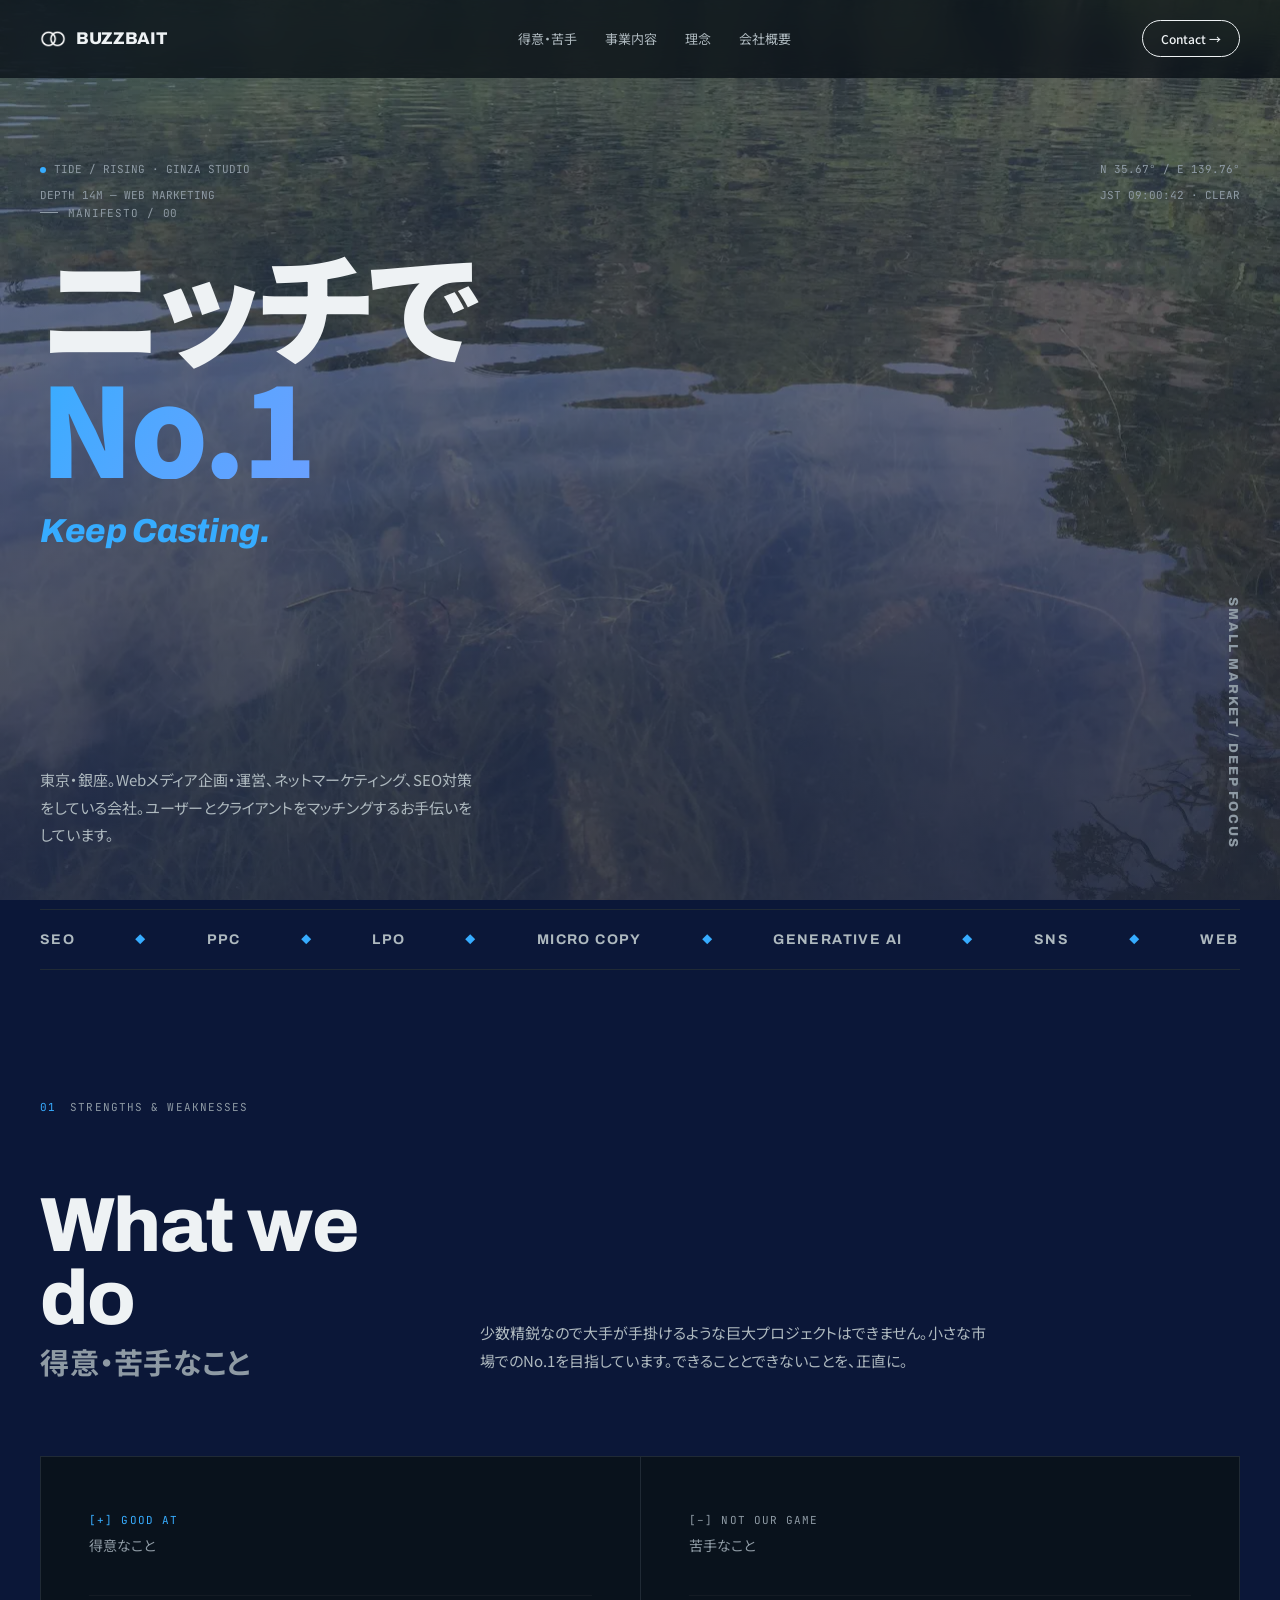
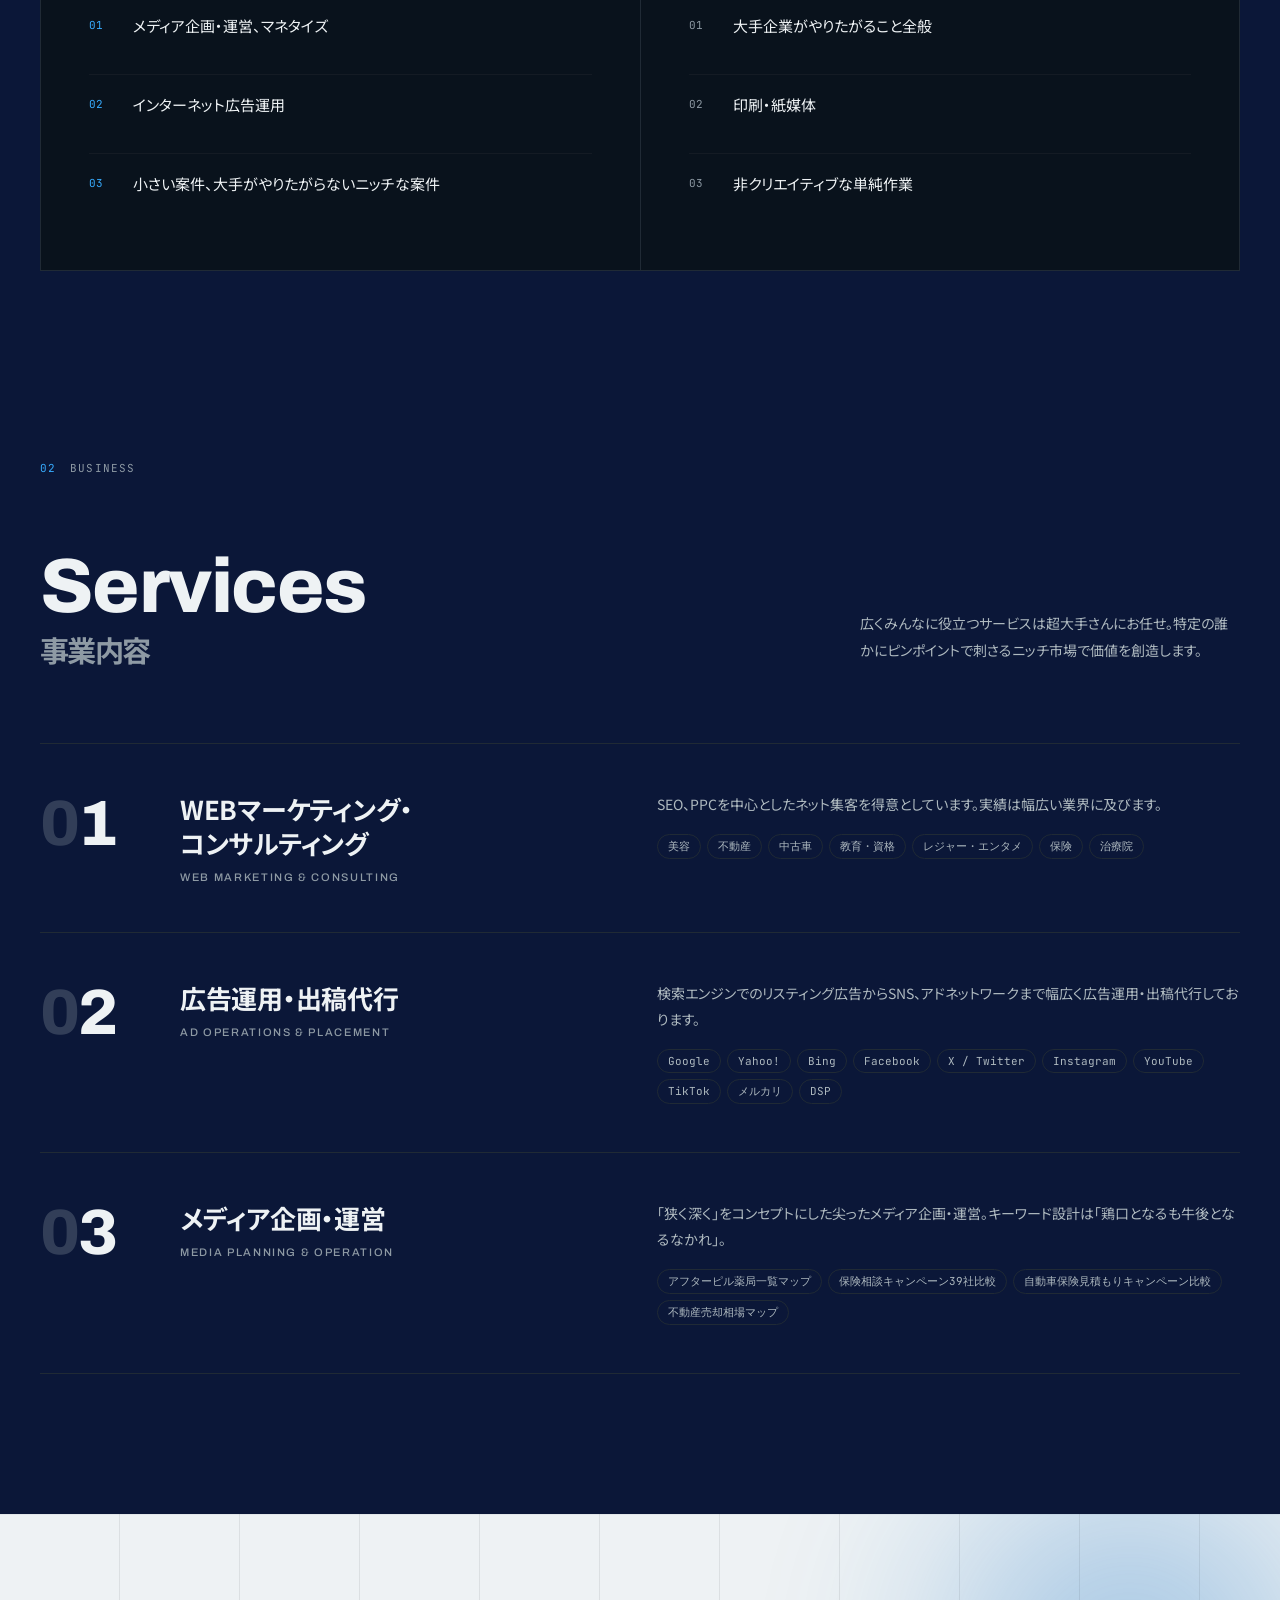
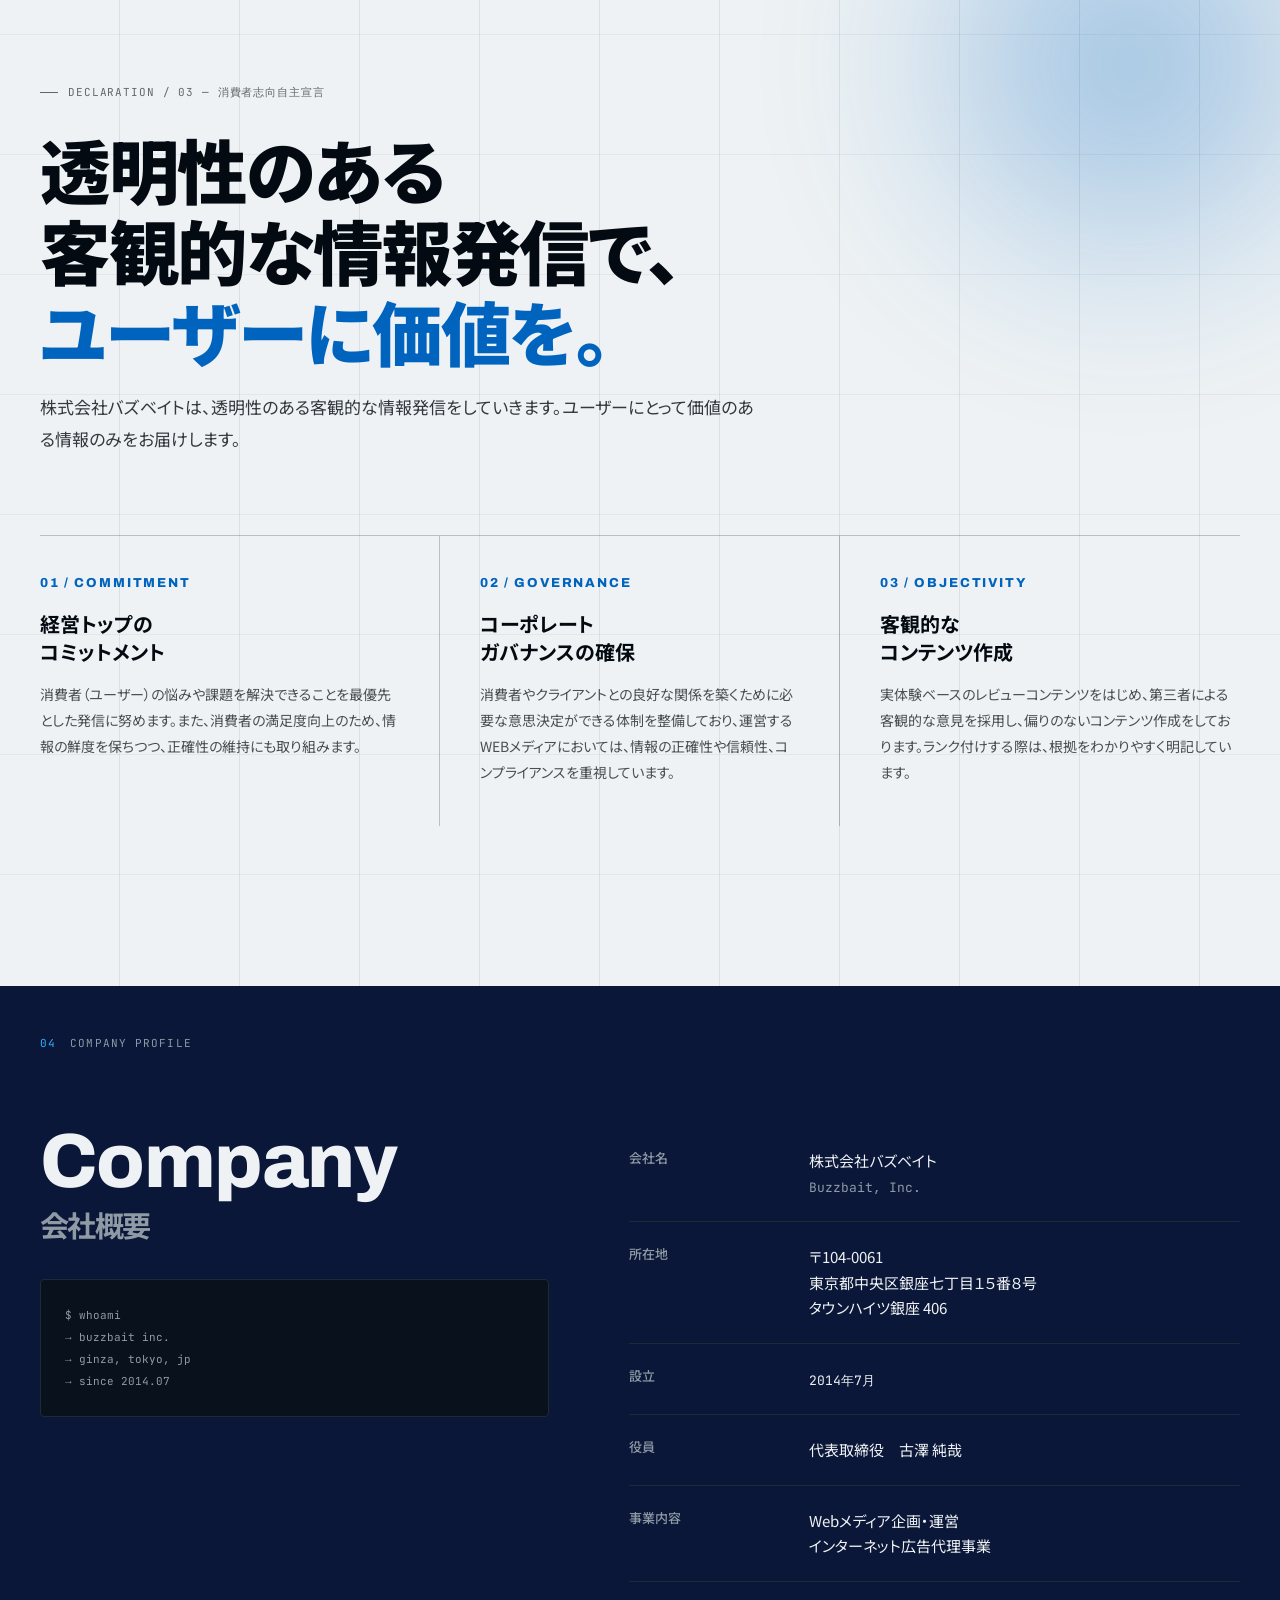
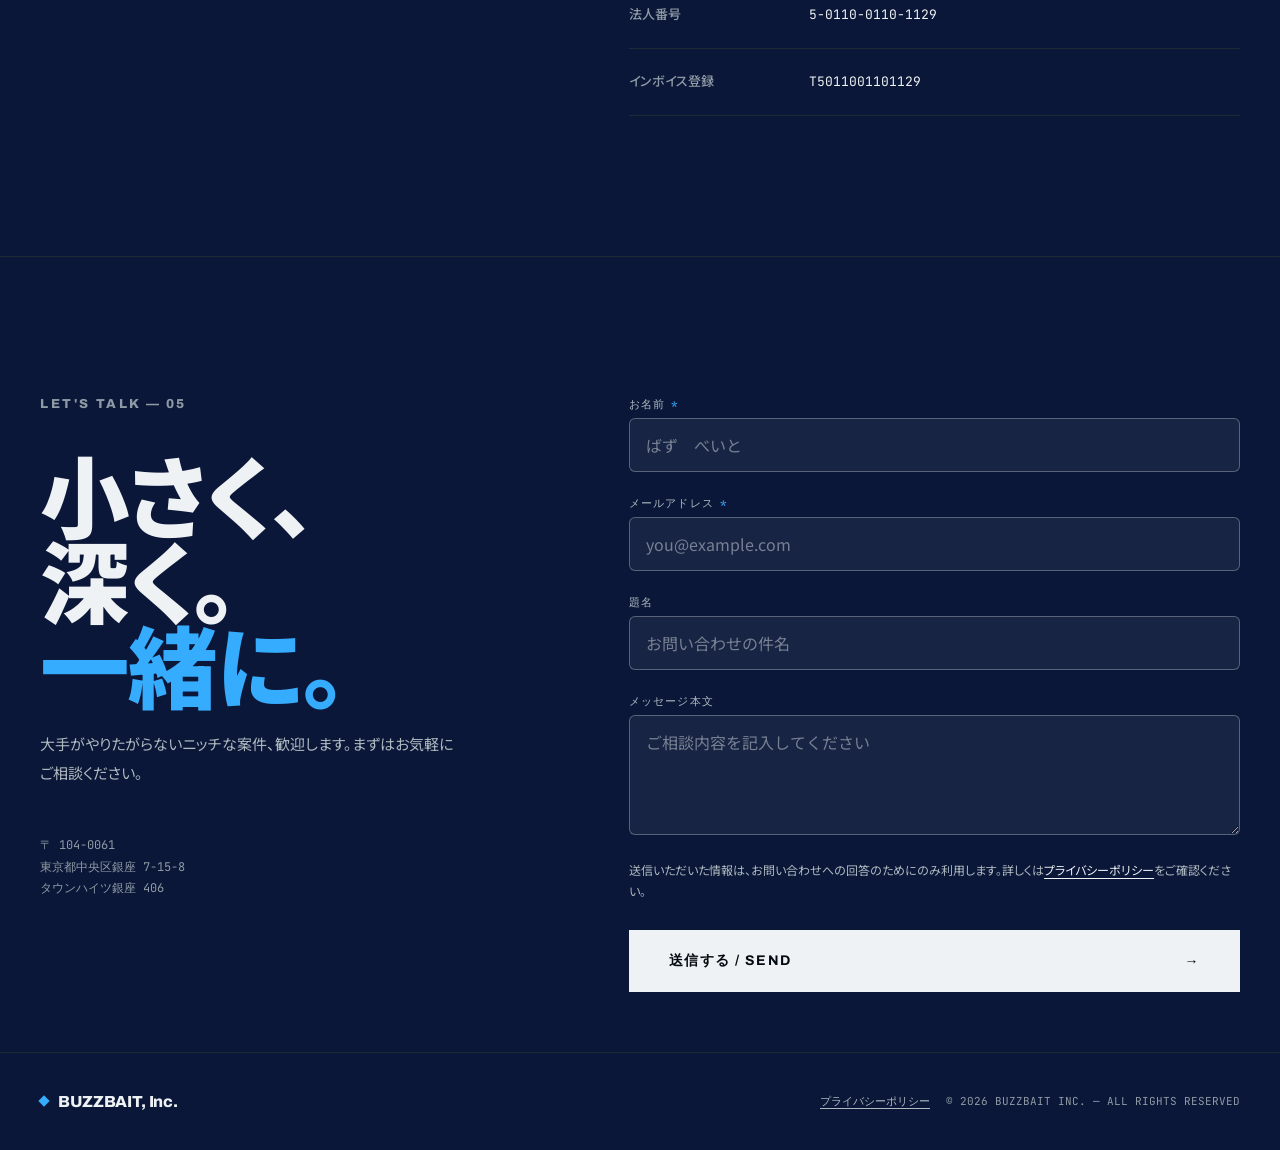
<file: index.html>
<!doctype html>
<html lang="ja">
<head>
<meta charset="utf-8">
<meta name="viewport" content="width=device-width, initial-scale=1">
<title>株式会社バズベイト | ニッチでNo.1。— 銀座のWebマーケティング会社</title>
<meta name="description" content="株式会社バズベイト（buzzbait, inc.）は東京・銀座のWebマーケティング会社。SEO・PPC・ネット広告運用・メディア企画運営を中心に、大手が手掛けないニッチ市場での『No.1』を目指します。">
<meta name="keywords" content="株式会社バズベイト,buzzbait,Webマーケティング,SEO,PPC,ネット広告,メディア運営,銀座,東京">
<meta name="author" content="株式会社バズベイト">
<meta name="theme-color" content="#0b1738">
<meta name="format-detection" content="telephone=no">
<meta name="robots" content="index, follow">
<link rel="canonical" href="https://buzzbait.co.jp/">
<!-- fonts:begin -->
<link rel="preload" href="/assets/fonts/noto-sans-jp-400-55865581da.woff2" as="font" type="font/woff2" crossorigin>
<link rel="preload" href="/assets/fonts/noto-sans-jp-400-723d7fcb19.woff2" as="font" type="font/woff2" crossorigin>
<link rel="preload" href="/assets/fonts/noto-sans-jp-900-b0b24650db.woff2" as="font" type="font/woff2" crossorigin>
<!-- fonts:end -->
<link rel="stylesheet" href="/styles.css">
<link rel="icon" type="image/png" sizes="32x32" href="/assets/favicon-32.png">
<link rel="apple-touch-icon" href="/assets/apple-touch-icon.png">
<noscript><style>.reveal{opacity:1;transform:none}</style></noscript>

<!-- Open Graph / Twitter -->
<meta property="og:type" content="website">
<meta property="og:site_name" content="株式会社バズベイト">
<meta property="og:title" content="株式会社バズベイト | ニッチでNo.1。">
<meta property="og:description" content="東京・銀座のWebマーケティング会社。SEO・PPC・メディア企画運営でニッチ市場のNo.1を目指します。">
<meta property="og:url" content="https://buzzbait.co.jp/">
<meta property="og:image" content="https://buzzbait.co.jp/assets/og-image.png">
<meta property="og:image:width" content="1200">
<meta property="og:image:height" content="630">
<meta property="og:locale" content="ja_JP">
<meta name="twitter:card" content="summary_large_image">
<meta name="twitter:title" content="株式会社バズベイト | ニッチでNo.1。">
<meta name="twitter:description" content="東京・銀座のWebマーケティング会社。SEO・PPC・メディア企画運営でニッチ市場のNo.1を目指します。">
<meta name="twitter:image" content="https://buzzbait.co.jp/assets/og-image.png">

<!-- JSON-LD: Organization -->
<script type="application/ld+json">
{
  "@context": "https://schema.org",
  "@type": "Organization",
  "name": "株式会社バズベイト",
  "alternateName": "buzzbait, inc.",
  "url": "https://buzzbait.co.jp/",
  "logo": "https://buzzbait.co.jp/assets/favicon.png",
  "image": "https://buzzbait.co.jp/assets/og-image.png",
  "description": "東京・銀座のWebマーケティング会社。SEO・PPC・ネット広告運用・メディア企画運営を中心に、ニッチ市場でのNo.1を目指す。",
  "foundingDate": "2014-07",
  "address": {
    "@type": "PostalAddress",
    "streetAddress": "銀座7-15-8 タウンハイツ銀座 406",
    "addressLocality": "中央区",
    "addressRegion": "東京都",
    "postalCode": "104-0061",
    "addressCountry": "JP"
  }
}
</script>
</head>
<body data-theme="blue" data-mode="dark">

<!-- Water surface backdrop -->
<div class="backdrop"></div>
<canvas id="water" aria-hidden="true"></canvas>

<!-- Cursor -->
<div class="cursor-dot" id="cursorDot" aria-hidden="true"></div>
<div class="cursor-ring" id="cursorRing" aria-hidden="true"></div>
<div class="progress" id="progress" aria-hidden="true"></div>

<!-- Nav -->
<nav class="nav" id="nav">
  <a href="#top" class="nav-brand" data-hover>
    <img src="/assets/logo-white.png" alt="" class="nav-logo" width="26" height="26">
    <span>BUZZBAIT</span>
  </a>
  <div class="nav-links">
    <a href="#strength" data-hover>得意・苦手</a>
    <a href="#business" data-hover>事業内容</a>
    <a href="#declaration" data-hover>理念</a>
    <a href="#company" data-hover>会社概要</a>
  </div>
  <a href="#contact" class="nav-cta" data-hover>Contact →</a>
</nav>

<main>
<!-- Hero -->
<section class="hero" id="top">
  <div class="hero-top">
    <div class="hero-meta">
      <div><span class="blink"></span>TIDE / RISING · GINZA STUDIO</div>
      <div style="margin-top:6px">DEPTH 14M — WEB MARKETING</div>
    </div>
    <div class="hero-meta" style="text-align:right">
      <div>N 35.67° / E 139.76°</div>
      <div style="margin-top:6px"><span id="clock">—</span> · CLEAR</div>
    </div>
  </div>

  <div class="hero-title-wrap">
    <h1 class="visually-hidden">株式会社バズベイト — ニッチでNo.1の銀座Webマーケティング会社</h1>
    <div class="eyebrow">MANIFESTO / 00</div>
    <div class="hero-title" aria-hidden="true">
      <span class="line"><span class="line-inner">ニッチで</span></span>
      <span class="line"><span class="line-inner"><span class="accent-mark">No.1</span></span></span>
    </div>
    <div class="hero-tag" aria-hidden="true">Keep Casting.</div>
    <div class="hero-sub">
      <p>東京・銀座。Webメディア企画・運営、ネットマーケティング、SEO対策をしている会社。ユーザーとクライアントをマッチングするお手伝いをしています。</p>
      <div class="tag">SMALL MARKET / DEEP FOCUS</div>
    </div>
  </div>

  <div class="hero-marquee">
    <div class="marquee-track">
      <span>SEO</span><span>PPC</span><span>LPO</span><span>Micro Copy</span><span>Generative AI</span><span>SNS</span><span>Web Marketing</span><span>Media Planning</span><span>Content Strategy</span><span>Niche Market</span><span aria-hidden="true">SEO</span><span aria-hidden="true">PPC</span><span aria-hidden="true">LPO</span><span aria-hidden="true">Micro Copy</span><span aria-hidden="true">Generative AI</span><span aria-hidden="true">SNS</span><span aria-hidden="true">Web Marketing</span><span aria-hidden="true">Media Planning</span><span aria-hidden="true">Content Strategy</span><span aria-hidden="true">Niche Market</span>
    </div>
  </div>
</section>

<!-- Strength / Weakness -->
<section class="sw" id="strength">
  <div class="section-label"><span class="num">01</span><span>STRENGTHS &amp; WEAKNESSES</span></div>
  <div class="wrap">
    <div class="sw-head reveal">
      <h2>What we do<span class="jp">得意・苦手なこと</span></h2>
      <p class="sw-intro">少数精鋭なので大手が手掛けるような巨大プロジェクトはできません。小さな市場でのNo.1を目指しています。できることとできないことを、正直に。</p>
    </div>

    <div class="sw-grid reveal">
      <div class="sw-card good">
        <h3><span class="label">[+] GOOD AT</span></h3>
        <div class="jp-title">得意なこと</div>
        <ul>
          <li><span class="n">01</span><span>メディア企画・運営、マネタイズ</span></li>
          <li><span class="n">02</span><span>インターネット広告運用</span></li>
          <li><span class="n">03</span><span>小さい案件、大手がやりたがらないニッチな案件</span></li>
        </ul>
      </div>
      <div class="sw-card bad">
        <h3><span class="label">[–] NOT OUR GAME</span></h3>
        <div class="jp-title">苦手なこと</div>
        <ul>
          <li><span class="n">01</span><span>大手企業がやりたがること全般</span></li>
          <li><span class="n">02</span><span>印刷・紙媒体</span></li>
          <li><span class="n">03</span><span>非クリエイティブな単純作業</span></li>
        </ul>
      </div>
    </div>
  </div>
</section>

<!-- Business -->
<section class="biz" id="business">
  <div class="section-label"><span class="num">02</span><span>BUSINESS</span></div>
  <div class="wrap">
    <div class="biz-head reveal">
      <h2>Services<span class="jp">事業内容</span></h2>
      <p style="max-width:380px;font-size:14px;line-height:1.9;color:var(--fg-soft)">
        広くみんなに役立つサービスは超大手さんにお任せ。特定の誰かにピンポイントで刺さるニッチ市場で価値を創造します。
      </p>
    </div>

    <div class="biz-list">
      <div class="biz-item reveal" data-hover>
        <div class="biz-num">1</div>
        <div class="biz-title">WEBマーケティング・<br>コンサルティング<span class="en-sub">Web Marketing &amp; Consulting</span></div>
        <div>
          <div class="biz-desc">SEO、PPCを中心としたネット集客を得意としています。実績は幅広い業界に及びます。</div>
          <div class="biz-tags">
            <span>美容</span><span>不動産</span><span>中古車</span><span>教育・資格</span><span>レジャー・エンタメ</span><span>保険</span><span>治療院</span>
          </div>
        </div>
      </div>

      <div class="biz-item reveal" data-hover>
        <div class="biz-num">2</div>
        <div class="biz-title">広告運用・出稿代行<span class="en-sub">Ad Operations &amp; Placement</span></div>
        <div>
          <div class="biz-desc">検索エンジンでのリスティング広告からSNS、アドネットワークまで幅広く広告運用・出稿代行しております。</div>
          <div class="biz-tags">
            <span>Google</span><span>Yahoo!</span><span>Bing</span><span>Facebook</span><span>X / Twitter</span><span>Instagram</span><span>YouTube</span><span>TikTok</span><span>メルカリ</span><span>DSP</span>
          </div>
        </div>
      </div>

      <div class="biz-item reveal" data-hover>
        <div class="biz-num">3</div>
        <div class="biz-title">メディア企画・運営<span class="en-sub">Media Planning &amp; Operation</span></div>
        <div>
          <div class="biz-desc">「狭く深く」をコンセプトにした尖ったメディア企画・運営。キーワード設計は<em style="font-style:normal">「鶏口となるも牛後となるなかれ」</em>。</div>
          <div class="biz-tags">
            <a class="biz-tag-link" href="https://afterpill-map.jp/" target="_blank" rel="noopener">アフターピル薬局一覧マップ</a><a class="biz-tag-link" href="https://hoken-soudan-campaign.jp/" target="_blank" rel="noopener">保険相談キャンペーン39社比較</a><a class="biz-tag-link" href="https://jidousha-hoken-campaign.jp/" target="_blank" rel="noopener">自動車保険見積もりキャンペーン比較</a><a class="biz-tag-link" href="https://baikyaku-soba-map.jp/" target="_blank" rel="noopener">不動産売却相場マップ</a>
          </div>
        </div>
      </div>
    </div>
  </div>
</section>

<!-- Declaration -->
<section class="decl" id="declaration">
  <div class="decl-blob"></div>
  <div class="decl-lines"></div>
  <div class="wrap" style="position:relative;z-index:2">
    <div class="eyebrow decl-eyebrow">DECLARATION / 03 — 消費者志向自主宣言</div>
    <h2>透明性のある<br>客観的な情報発信で、<br><em>ユーザーに価値を。</em></h2>
    <p class="decl-lead">株式会社バズベイトは、透明性のある客観的な情報発信をしていきます。ユーザーにとって価値のある情報のみをお届けします。</p>

    <div class="decl-grid">
      <div class="decl-item reveal">
        <div class="num">01 / COMMITMENT</div>
        <h3>経営トップの<br>コミットメント</h3>
        <p>消費者（ユーザー）の悩みや課題を解決できることを最優先とした発信に努めます。また、消費者の満足度向上のため、情報の鮮度を保ちつつ、正確性の維持にも取り組みます。</p>
      </div>
      <div class="decl-item reveal">
        <div class="num">02 / GOVERNANCE</div>
        <h3>コーポレート<br>ガバナンスの確保</h3>
        <p>消費者やクライアントとの良好な関係を築くために必要な意思決定ができる体制を整備しており、運営するWEBメディアにおいては、情報の正確性や信頼性、コンプライアンスを重視しています。</p>
      </div>
      <div class="decl-item reveal">
        <div class="num">03 / OBJECTIVITY</div>
        <h3>客観的な<br>コンテンツ作成</h3>
        <p>実体験ベースのレビューコンテンツをはじめ、第三者による客観的な意見を採用し、偏りのないコンテンツ作成をしております。ランク付けする際は、根拠をわかりやすく明記しています。</p>
      </div>
    </div>
  </div>
</section>

<!-- Company -->
<section class="comp" id="company">
  <div class="section-label"><span class="num">04</span><span>COMPANY PROFILE</span></div>
  <div class="comp-left">
    <h2>Company<span class="jp">会社概要</span></h2>
    <div class="comp-mono">
      $ whoami<br>
      → buzzbait inc.<br>
      → ginza, tokyo, jp<br>
      → since 2014.07
    </div>
  </div>
  <div class="comp-right">
    <table class="comp-table">
      <tr><th scope="row">会社名</th><td>株式会社バズベイト<br><span class="en-code" style="color:var(--fg-mute)">Buzzbait, Inc.</span></td></tr>
      <tr><th scope="row">所在地</th><td>〒104-0061<br>東京都中央区銀座七丁目１５番８号<br>タウンハイツ銀座 406</td></tr>
      <tr><th scope="row">設立</th><td><span class="en-code">2014年7月</span></td></tr>
      <tr><th scope="row">役員</th><td>代表取締役　古澤 純哉</td></tr>
      <tr><th scope="row">事業内容</th><td>Webメディア企画・運営<br>インターネット広告代理事業</td></tr>
      <tr><th scope="row">法人番号</th><td class="en-code">5-0110-0110-1129</td></tr>
      <tr><th scope="row">インボイス登録</th><td class="en-code">T5011001101129</td></tr>
    </table>
  </div>
</section>

<!-- Contact -->
<section class="contact" id="contact">
  <div class="contact-inner">
    <div class="contact-left">
      <div class="en-kicker">LET'S TALK — 05</div>
      <h2>小さく、<br>深く。<br><em>一緒に。</em></h2>
      <p>大手がやりたがらないニッチな案件、歓迎します。まずはお気軽にご相談ください。</p>
      <div class="address">
        〒 104-0061<br>
        東京都中央区銀座 7-15-8<br>
        タウンハイツ銀座 406
      </div>
    </div>
    <div class="contact-right">
      <form id="contactForm" class="row" action="https://formspree.io/f/maqabokr" method="POST">
        <input type="hidden" name="_subject" value="【buzzbait.co.jp】お問い合わせ">
        <input type="text" name="_gotcha" tabindex="-1" autocomplete="off" style="display:none" aria-hidden="true">
        <label><span class="label-head">お名前<span class="req">*</span></span><input type="text" name="name" required autocomplete="name" placeholder="ばず　べいと"></label>
        <label><span class="label-head">メールアドレス<span class="req">*</span></span><input type="email" name="email" required autocomplete="email" placeholder="you@example.com"></label>
        <label><span class="label-head">題名</span><input type="text" name="subject" placeholder="お問い合わせの件名"></label>
        <label><span class="label-head">メッセージ本文</span><textarea name="message" placeholder="ご相談内容を記入してください"></textarea></label>
        <p class="form-note">送信いただいた情報は、お問い合わせへの回答のためにのみ利用します。詳しくは<a href="/privacy/">プライバシーポリシー</a>をご確認ください。</p>
        <button type="submit" data-hover><span>送信する / Send</span><span class="arrow">→</span></button>
        <p class="form-status" id="formStatus" role="status" aria-live="polite"></p>
      </form>
    </div>
  </div>
</section>
</main>

<footer>
  <div class="f-brand"><span class="dot"></span>BUZZBAIT, Inc.</div>
  <div class="f-meta"><a href="/privacy/">プライバシーポリシー</a><span>© 2026 BUZZBAIT INC. — ALL RIGHTS RESERVED</span></div>
</footer>

<script src="/water.js"></script>
<script src="/cursor.js"></script>
<script>
// Nav scrolled state + scroll progress bar
const nav = document.getElementById('nav');
const progress = document.getElementById('progress');
function onScroll() {
  nav.classList.toggle('scrolled', scrollY > 20);
  const max = document.documentElement.scrollHeight - innerHeight;
  progress.style.transform = `scaleX(${max > 0 ? Math.min(1, scrollY / max) : 0})`;
}
addEventListener('scroll', onScroll, { passive: true });
onScroll();

// Reveal on scroll
if ('IntersectionObserver' in window) {
  const io = new IntersectionObserver(entries => {
    entries.forEach(e => { if (e.isIntersecting) e.target.classList.add('in'); });
  }, { threshold: 0.15 });
  document.querySelectorAll('.reveal').forEach(el => io.observe(el));
} else {
  document.querySelectorAll('.reveal').forEach(el => el.classList.add('in'));
}

// Clock — always Japan time, regardless of the visitor's timezone
const clockEl = document.getElementById('clock');
const jstFormat = new Intl.DateTimeFormat('en-GB', {
  timeZone: 'Asia/Tokyo', hourCycle: 'h23',
  hour: '2-digit', minute: '2-digit', second: '2-digit',
});
function updateClock() {
  if (clockEl) clockEl.textContent = 'JST ' + jstFormat.format(new Date());
}
updateClock(); setInterval(updateClock, 1000);

// Contact form (Formspree)
const contactForm = document.getElementById('contactForm');
const formStatus = document.getElementById('formStatus');
if (contactForm) {
  const btn = contactForm.querySelector('button[type="submit"]');
  const original = btn.innerHTML;
  contactForm.addEventListener('submit', async (e) => {
    e.preventDefault();
    btn.disabled = true;
    btn.innerHTML = '<span>送信中…</span>';
    formStatus.textContent = '';
    try {
      const res = await fetch(contactForm.action, {
        method: 'POST',
        body: new FormData(contactForm),
        headers: { Accept: 'application/json' }
      });
      if (!res.ok) throw new Error('HTTP ' + res.status);
      btn.innerHTML = '<span>送信されました ✓</span>';
      formStatus.textContent = 'お問い合わせを受け付けました。ありがとうございました。';
      contactForm.reset();
    } catch (err) {
      btn.innerHTML = original;
      btn.disabled = false;
      formStatus.textContent = '送信できませんでした。時間をおいて、もう一度お試しください。';
    }
  });
}

// Smooth scroll for in-page links
const reduceMotion = matchMedia('(prefers-reduced-motion: reduce)').matches;
document.querySelectorAll('a[href^="#"]').forEach(a => {
  a.addEventListener('click', e => {
    const id = a.getAttribute('href');
    if (id.length > 1) {
      const t = document.querySelector(id);
      if (t) { e.preventDefault(); t.scrollIntoView({ behavior: reduceMotion ? 'auto' : 'smooth', block: 'start' }); }
    }
  });
});
</script>

</body>
</html>
</file>
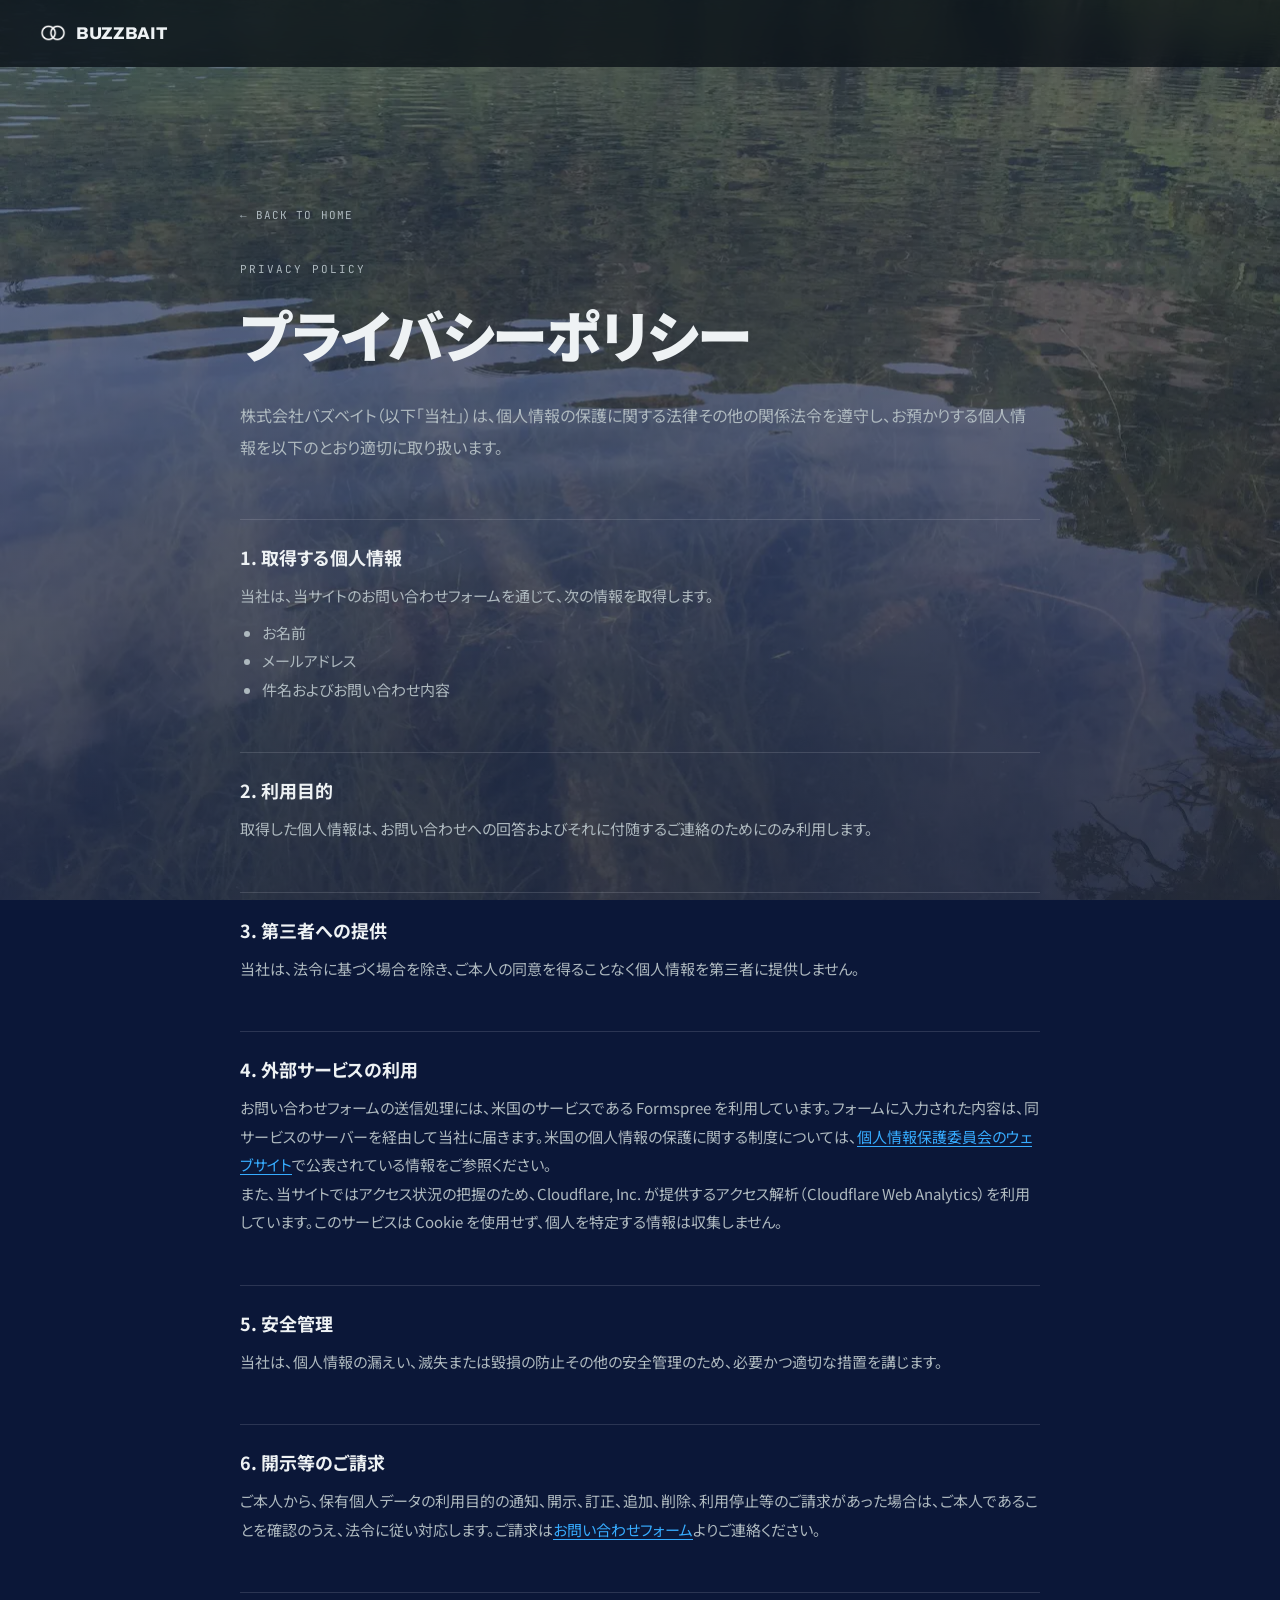
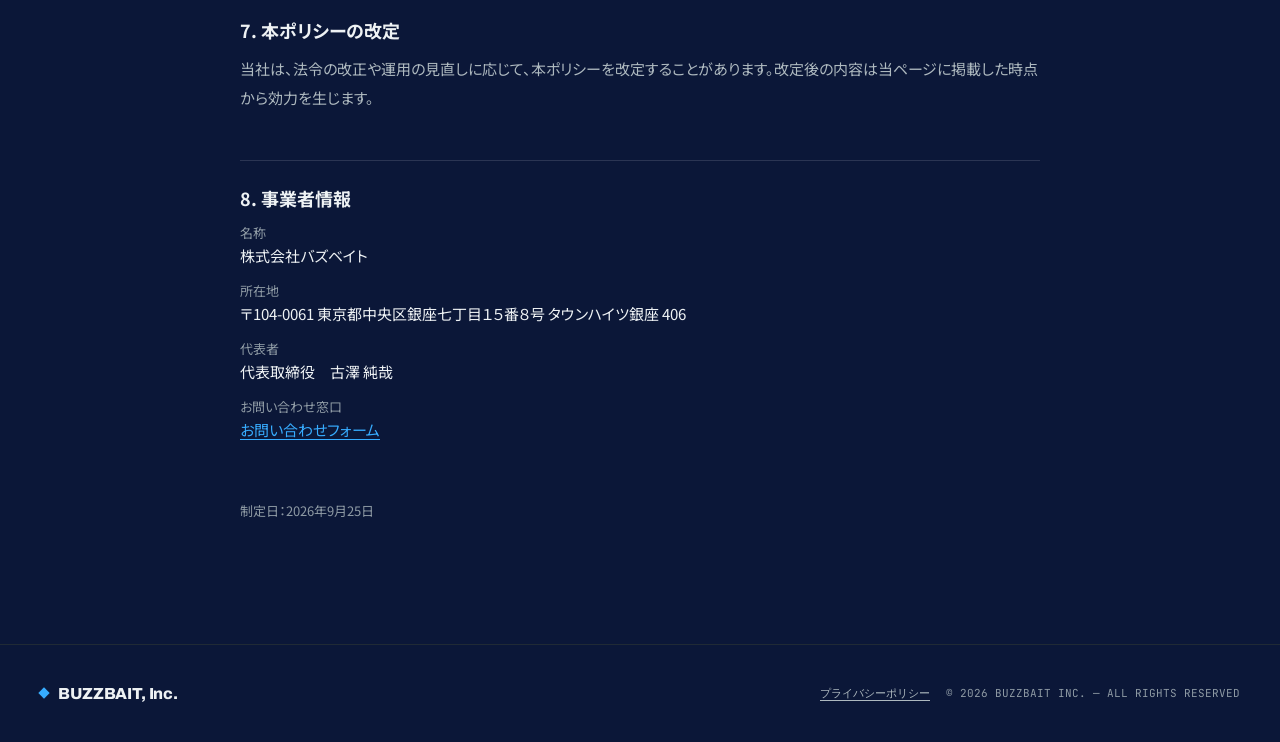
<file: privacy/index.html>
<!DOCTYPE html>
<html lang="ja">
<head>
<meta charset="UTF-8">
<meta name="viewport" content="width=device-width,initial-scale=1">
<title>プライバシーポリシー | 株式会社バズベイト</title>
<meta name="description" content="株式会社バズベイトの個人情報の取り扱いについて。お問い合わせフォームで取得する情報、利用目的、外部サービスの利用、開示等のご請求についてご案内します。">
<meta name="theme-color" content="#0b1738">
<link rel="canonical" href="https://buzzbait.co.jp/privacy/">
<link rel="icon" type="image/png" sizes="32x32" href="/assets/favicon-32.png">
<link rel="apple-touch-icon" href="/assets/apple-touch-icon.png">

<meta property="og:type" content="article">
<meta property="og:site_name" content="株式会社バズベイト">
<meta property="og:title" content="プライバシーポリシー | 株式会社バズベイト">
<meta property="og:url" content="https://buzzbait.co.jp/privacy/">
<meta property="og:image" content="https://buzzbait.co.jp/assets/og-image.png">
<meta property="og:locale" content="ja_JP">

<!-- fonts:begin -->
<link rel="preload" href="/assets/fonts/noto-sans-jp-400-55865581da.woff2" as="font" type="font/woff2" crossorigin>
<link rel="preload" href="/assets/fonts/noto-sans-jp-400-723d7fcb19.woff2" as="font" type="font/woff2" crossorigin>
<link rel="preload" href="/assets/fonts/noto-sans-jp-900-b0b24650db.woff2" as="font" type="font/woff2" crossorigin>
<!-- fonts:end -->
<link rel="stylesheet" href="/styles.css">
</head>
<body data-theme="blue" data-mode="dark">

<div class="backdrop"></div>
<canvas id="water" aria-hidden="true"></canvas>

<div class="cursor-dot" id="cursorDot" aria-hidden="true"></div>
<div class="cursor-ring" id="cursorRing" aria-hidden="true"></div>

<nav class="nav" id="nav">
  <a href="/" class="nav-brand" data-hover>
    <img src="/assets/logo-white.png" alt="" class="nav-logo" width="26" height="26">
    <span>BUZZBAIT</span>
  </a>
</nav>

<main class="subpage">
  <a href="/" class="subpage-back" data-hover>← Back to Home</a>

  <div class="subpage-eyebrow">PRIVACY POLICY</div>
  <h1>プライバシーポリシー</h1>
  <p class="subpage-lead">株式会社バズベイト（以下「当社」）は、個人情報の保護に関する法律その他の関係法令を遵守し、お預かりする個人情報を以下のとおり適切に取り扱います。</p>

  <div class="legal">
    <h2>1. 取得する個人情報</h2>
    <p>当社は、当サイトのお問い合わせフォームを通じて、次の情報を取得します。</p>
    <ul>
      <li>お名前</li>
      <li>メールアドレス</li>
      <li>件名およびお問い合わせ内容</li>
    </ul>

    <h2>2. 利用目的</h2>
    <p>取得した個人情報は、お問い合わせへの回答およびそれに付随するご連絡のためにのみ利用します。</p>

    <h2>3. 第三者への提供</h2>
    <p>当社は、法令に基づく場合を除き、ご本人の同意を得ることなく個人情報を第三者に提供しません。</p>

    <h2>4. 外部サービスの利用</h2>
    <p>お問い合わせフォームの送信処理には、米国のサービスである Formspree を利用しています。フォームに入力された内容は、同サービスのサーバーを経由して当社に届きます。米国の個人情報の保護に関する制度については、<a href="https://www.ppc.go.jp/" target="_blank" rel="noopener">個人情報保護委員会のウェブサイト</a>で公表されている情報をご参照ください。</p>
    <p>また、当サイトではアクセス状況の把握のため、Cloudflare, Inc. が提供するアクセス解析（Cloudflare Web Analytics）を利用しています。このサービスは Cookie を使用せず、個人を特定する情報は収集しません。</p>

    <h2>5. 安全管理</h2>
    <p>当社は、個人情報の漏えい、滅失または毀損の防止その他の安全管理のため、必要かつ適切な措置を講じます。</p>

    <h2>6. 開示等のご請求</h2>
    <p>ご本人から、保有個人データの利用目的の通知、開示、訂正、追加、削除、利用停止等のご請求があった場合は、ご本人であることを確認のうえ、法令に従い対応します。ご請求は<a href="/#contact">お問い合わせフォーム</a>よりご連絡ください。</p>

    <h2>7. 本ポリシーの改定</h2>
    <p>当社は、法令の改正や運用の見直しに応じて、本ポリシーを改定することがあります。改定後の内容は当ページに掲載した時点から効力を生じます。</p>

    <h2>8. 事業者情報</h2>
    <dl>
      <dt>名称</dt>
      <dd>株式会社バズベイト</dd>
      <dt>所在地</dt>
      <dd>〒104-0061 東京都中央区銀座七丁目１５番８号 タウンハイツ銀座 406</dd>
      <dt>代表者</dt>
      <dd>代表取締役　古澤 純哉</dd>
      <dt>お問い合わせ窓口</dt>
      <dd><a href="/#contact">お問い合わせフォーム</a></dd>
    </dl>

    <p class="dates">制定日：2026年9月25日</p>
  </div>
</main>

<footer>
  <div class="f-brand"><span class="dot"></span>BUZZBAIT, Inc.</div>
  <div class="f-meta"><a href="/privacy/">プライバシーポリシー</a><span>© 2026 BUZZBAIT INC. — ALL RIGHTS RESERVED</span></div>
</footer>

<script src="/water.js"></script>
<script src="/cursor.js"></script>

</body>
</html>
</file>
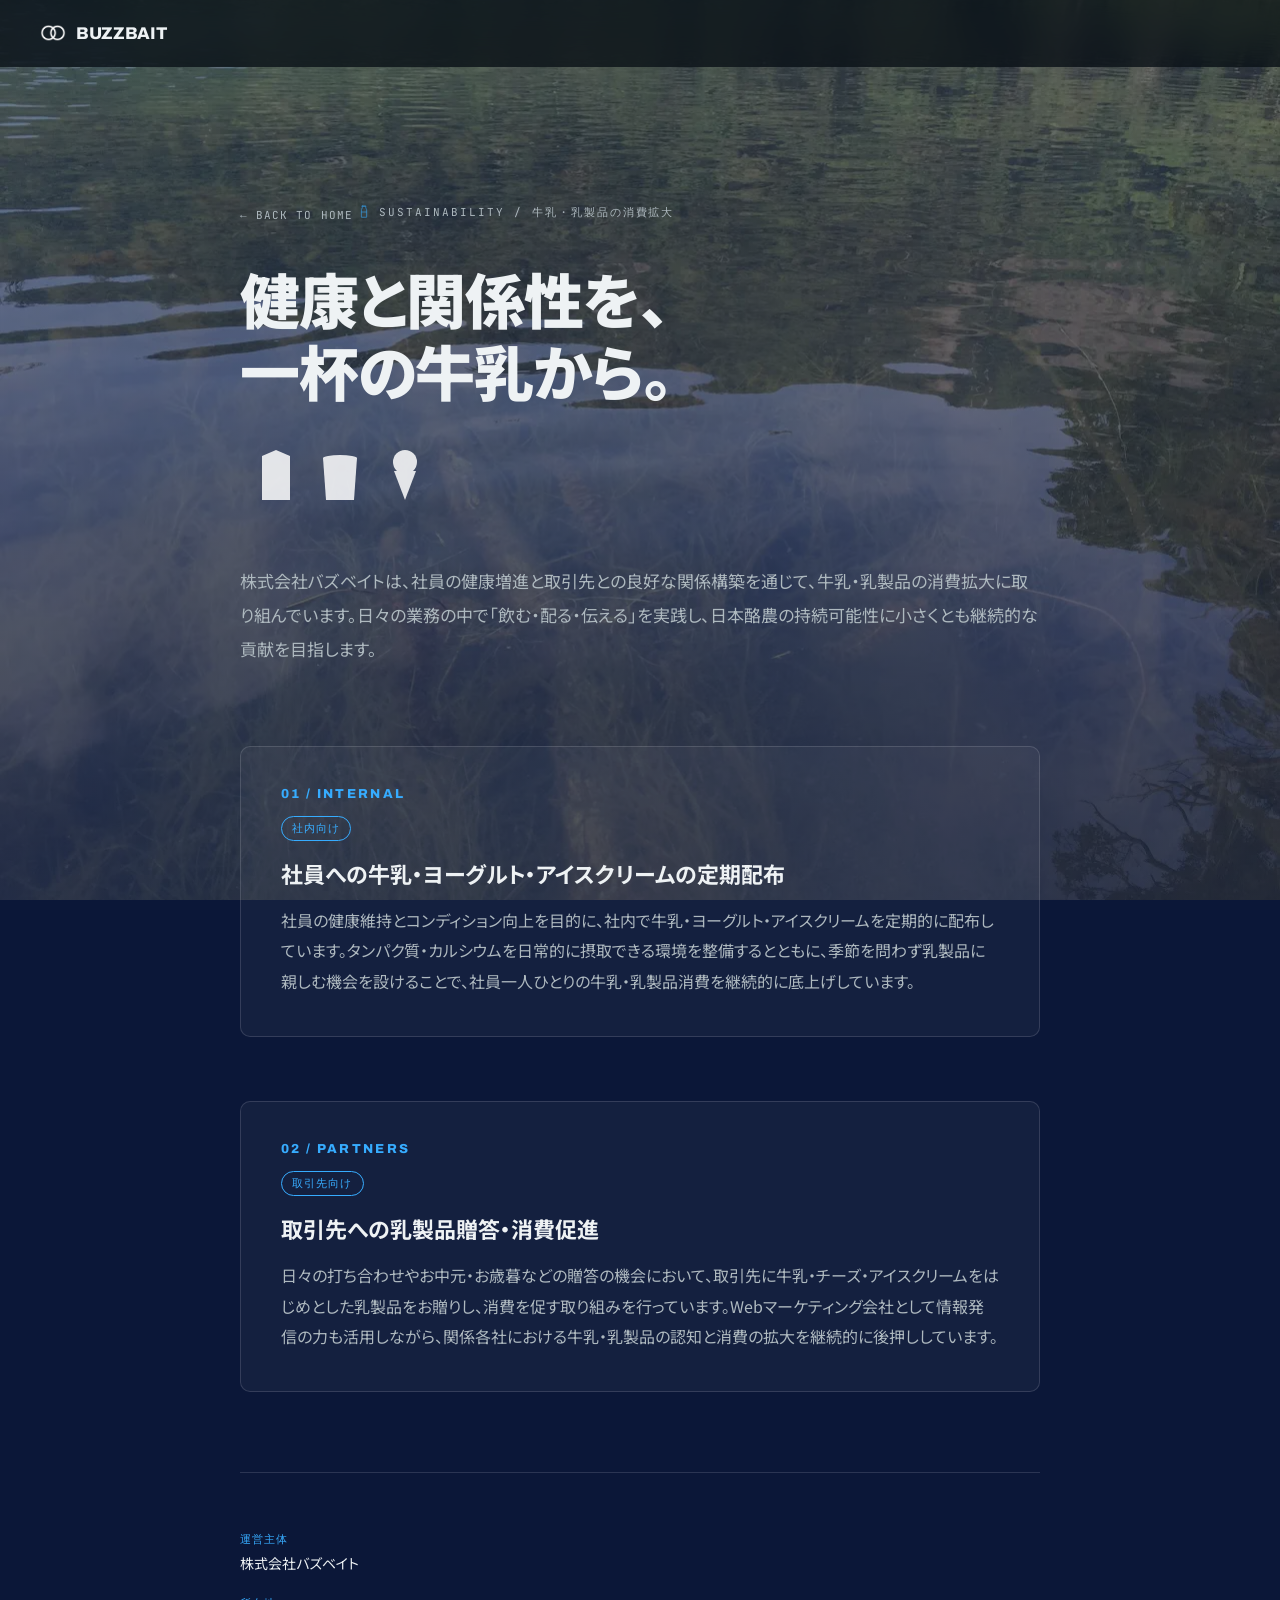
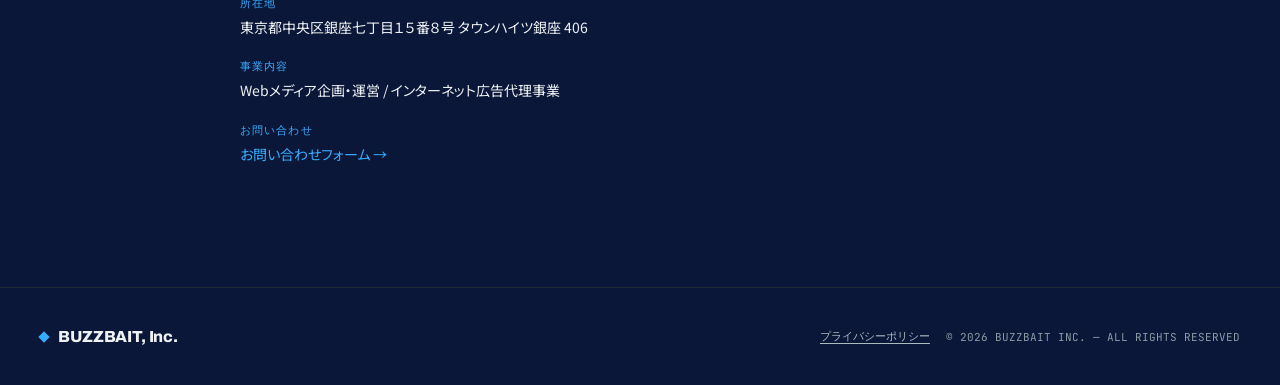
<file: sdgs/index.html>
<!DOCTYPE html>
<html lang="ja">
<head>
<meta charset="UTF-8">
<meta name="viewport" content="width=device-width,initial-scale=1">
<title>牛乳・乳製品の消費拡大に向けた取り組み | 株式会社バズベイト</title>
<meta name="description" content="株式会社バズベイトは、社員の健康増進と取引先との関係構築を通じて、牛乳・乳製品の消費拡大に取り組んでいます。">
<meta name="theme-color" content="#0b1738">
<link rel="canonical" href="https://buzzbait.co.jp/sdgs/">
<link rel="icon" type="image/png" sizes="32x32" href="/assets/favicon-32.png">
<link rel="apple-touch-icon" href="/assets/apple-touch-icon.png">

<meta property="og:type" content="article">
<meta property="og:site_name" content="株式会社バズベイト">
<meta property="og:title" content="牛乳・乳製品の消費拡大に向けた取り組み | 株式会社バズベイト">
<meta property="og:description" content="社員の健康増進と取引先との関係構築を通じて、牛乳・乳製品の消費拡大に取り組んでいます。">
<meta property="og:url" content="https://buzzbait.co.jp/sdgs/">
<meta property="og:image" content="https://buzzbait.co.jp/assets/og-image.png">
<meta property="og:image:width" content="1200">
<meta property="og:image:height" content="630">
<meta property="og:locale" content="ja_JP">
<meta name="twitter:card" content="summary_large_image">
<meta name="twitter:title" content="牛乳・乳製品の消費拡大に向けた取り組み | 株式会社バズベイト">
<meta name="twitter:description" content="社員の健康増進と取引先との関係構築を通じて、牛乳・乳製品の消費拡大に取り組んでいます。">
<meta name="twitter:image" content="https://buzzbait.co.jp/assets/og-image.png">

<!-- fonts:begin -->
<link rel="preload" href="/assets/fonts/noto-sans-jp-400-55865581da.woff2" as="font" type="font/woff2" crossorigin>
<link rel="preload" href="/assets/fonts/noto-sans-jp-400-723d7fcb19.woff2" as="font" type="font/woff2" crossorigin>
<link rel="preload" href="/assets/fonts/noto-sans-jp-900-b0b24650db.woff2" as="font" type="font/woff2" crossorigin>
<!-- fonts:end -->
<link rel="stylesheet" href="/styles.css">
<style>
  .sdgs-wrap {
    max-width: 880px;
    margin: 0 auto;
    padding: 200px 40px 120px;
    position: relative;
    z-index: 1;
  }
  .sdgs-back {
    font-family: 'JetBrains Mono', monospace;
    font-size: 11px;
    letter-spacing: 0.1em;
    color: var(--fg-soft);
    text-transform: uppercase;
    text-decoration: none;
    display: inline-flex;
    align-items: center;
    gap: 8px;
    margin-bottom: 40px;
  }
  .sdgs-back:hover { color: var(--accent); }
  .sdgs-eyebrow {
    font-family: 'JetBrains Mono', monospace;
    font-size: 11px;
    letter-spacing: 0.18em;
    color: var(--fg-soft);
    text-transform: uppercase;
    margin-bottom: 24px;
    display: inline-flex;
    align-items: center;
    gap: 8px;
  }
  .milk-icon {
    color: var(--accent);
    opacity: 0.7;
  }
  .hero-illust {
    width: 200px;
    height: auto;
    opacity: 0.85;
    margin: 8px 0 56px;
    display: block;
  }
  .sdgs-title {
    font-family: 'Noto Sans JP', sans-serif;
    font-weight: 900;
    font-size: clamp(32px, 5vw, 60px);
    line-height: 1.2;
    letter-spacing: -0.02em;
    color: var(--fg);
    margin-bottom: 32px;
  }
  .sdgs-lead {
    font-size: 17px;
    line-height: 2;
    color: var(--fg-soft);
    margin-bottom: 80px;
  }
  .sdgs-section {
    margin-bottom: 64px;
    padding: 40px;
    border: 1px solid color-mix(in oklch, var(--fg) 14%, transparent);
    border-radius: 10px;
    background: color-mix(in oklch, var(--fg) 4%, transparent);
  }
  .sdgs-section h2 {
    font-family: 'Noto Sans JP', sans-serif;
    font-weight: 700;
    font-size: 22px;
    color: var(--fg);
    margin-bottom: 8px;
  }
  .sdgs-section .num {
    font-family: 'Archivo', sans-serif;
    font-weight: 800;
    font-size: 13px;
    letter-spacing: 0.18em;
    color: var(--accent);
    text-transform: uppercase;
    margin-bottom: 12px;
  }
  .sdgs-section p {
    font-size: 16px;
    line-height: 1.9;
    color: var(--fg-soft);
    margin-top: 16px;
  }
  .sdgs-section .target {
    display: inline-block;
    font-family: 'JetBrains Mono', monospace;
    font-size: 11px;
    letter-spacing: 0.1em;
    color: var(--accent);
    text-transform: uppercase;
    padding: 4px 10px;
    border: 1px solid var(--accent);
    border-radius: 999px;
    margin-bottom: 16px;
  }
  .sdgs-meta {
    margin-top: 80px;
    padding-top: 40px;
    border-top: 1px solid color-mix(in oklch, var(--fg) 14%, transparent);
    font-size: 14px;
    line-height: 1.9;
    color: var(--fg-soft);
  }
  .sdgs-meta dt {
    font-family: 'JetBrains Mono', monospace;
    font-size: 11px;
    letter-spacing: 0.1em;
    color: var(--accent);
    text-transform: uppercase;
    margin-top: 16px;
  }
  .sdgs-meta dd {
    margin-left: 0;
    color: var(--fg);
  }
  @media (max-width: 900px) {
    .sdgs-wrap { padding: 140px 20px 80px; }
    .sdgs-section { padding: 28px 20px; }
  }
</style>
</head>
<body data-theme="blue" data-mode="dark">

<div class="backdrop"></div>
<canvas id="water" aria-hidden="true"></canvas>

<div class="cursor-dot" id="cursorDot" aria-hidden="true"></div>
<div class="cursor-ring" id="cursorRing" aria-hidden="true"></div>

<nav class="nav" id="nav">
  <a href="/" class="nav-brand" data-hover>
    <img src="/assets/logo-white.png" alt="" class="nav-logo" width="26" height="26">
    <span>BUZZBAIT</span>
  </a>
</nav>

<main class="sdgs-wrap">
  <a href="/" class="sdgs-back" data-hover>← Back to Home</a>

  <div class="sdgs-eyebrow">
    <svg class="milk-icon" viewBox="0 0 24 24" width="14" height="14" fill="none" stroke="currentColor" stroke-width="1.4" stroke-linecap="round" stroke-linejoin="round" aria-hidden="true">
      <path d="M9 2h6v3l1.5 3v13H7.5V8L9 5V2z"/>
      <line x1="9" y1="2" x2="15" y2="2"/>
      <line x1="7.5" y1="12" x2="16.5" y2="12"/>
    </svg>
    SUSTAINABILITY / 牛乳・乳製品の消費拡大
  </div>
  <h1 class="sdgs-title">健康と関係性を、<br>一杯の牛乳から。</h1>

  <svg class="hero-illust" viewBox="0 0 200 70" aria-hidden="true">
    <g fill="#ffffff">
      <!-- 牛乳パック -->
      <path d="M22 18 L36 12 L50 18 V62 H22 Z"/>
      <!-- ヨーグルト -->
      <ellipse cx="100" cy="20" rx="17" ry="3"/>
      <path d="M83 20 L86 62 H114 L117 20 Z"/>
      <!-- アイス（スコープ＋コーン） -->
      <circle cx="165" cy="24" r="12"/>
      <path d="M154 33 L176 33 L165 62 Z"/>
    </g>
  </svg>

  <p class="sdgs-lead">
    株式会社バズベイトは、社員の健康増進と取引先との良好な関係構築を通じて、牛乳・乳製品の消費拡大に取り組んでいます。日々の業務の中で「飲む・配る・伝える」を実践し、日本酪農の持続可能性に小さくとも継続的な貢献を目指します。
  </p>

  <section class="sdgs-section">
    <div class="num">01 / INTERNAL</div>
    <span class="target">社内向け</span>
    <h2>社員への牛乳・ヨーグルト・アイスクリームの定期配布</h2>
    <p>
      社員の健康維持とコンディション向上を目的に、社内で牛乳・ヨーグルト・アイスクリームを定期的に配布しています。タンパク質・カルシウムを日常的に摂取できる環境を整備するとともに、季節を問わず乳製品に親しむ機会を設けることで、社員一人ひとりの牛乳・乳製品消費を継続的に底上げしています。
    </p>
  </section>

  <section class="sdgs-section">
    <div class="num">02 / PARTNERS</div>
    <span class="target">取引先向け</span>
    <h2>取引先への乳製品贈答・消費促進</h2>
    <p>
      日々の打ち合わせやお中元・お歳暮などの贈答の機会において、取引先に牛乳・チーズ・アイスクリームをはじめとした乳製品をお贈りし、消費を促す取り組みを行っています。Webマーケティング会社として情報発信の力も活用しながら、関係各社における牛乳・乳製品の認知と消費の拡大を継続的に後押ししています。
    </p>
  </section>

  <dl class="sdgs-meta">
    <dt>運営主体</dt>
    <dd>株式会社バズベイト</dd>
    <dt>所在地</dt>
    <dd>東京都中央区銀座七丁目１５番８号 タウンハイツ銀座 406</dd>
    <dt>事業内容</dt>
    <dd>Webメディア企画・運営 / インターネット広告代理事業</dd>
    <dt>お問い合わせ</dt>
    <dd><a href="/#contact" style="color:var(--accent)">お問い合わせフォーム →</a></dd>
  </dl>
</main>

<footer>
  <div class="f-brand"><span class="dot"></span>BUZZBAIT, Inc.</div>
  <div class="f-meta"><a href="/privacy/">プライバシーポリシー</a><span>© 2026 BUZZBAIT INC. — ALL RIGHTS RESERVED</span></div>
</footer>

<script src="/water.js"></script>
<script src="/cursor.js"></script>

</body>
</html>
</file>
<file: styles.css>
/* buzzbait renewal — cool corporate */

/* fonts:begin — generated by tools/build-fonts.py, do not edit by hand */
@font-face {
  font-family: 'Archivo';
  font-style: normal;
  font-weight: 500;
  font-display: swap;
  src: url("/assets/fonts/archivo-500-d9722196f6.woff2") format('woff2');
  unicode-range: U+20, U+26, U+41-45, U+47, U+49, U+4b-50, U+52-55, U+57, U+a0;
}
@font-face {
  font-family: 'Archivo';
  font-style: normal;
  font-weight: 700;
  font-display: swap;
  src: url("/assets/fonts/archivo-700-df695f7c3e.woff2") format('woff2');
  unicode-range: U+20, U+2f, U+41-45, U+47-49, U+4b-50, U+52-54, U+56-57, U+59, U+a0, U+2026;
}
@font-face {
  font-family: 'Archivo';
  font-style: italic;
  font-weight: 800;
  font-display: swap;
  src: url("/assets/fonts/archivo-800i-583436ec11.woff2") format('woff2');
  unicode-range: U+20, U+2e, U+43, U+4b, U+61, U+65, U+67, U+69, U+6e, U+70, U+73-74, U+a0;
}
@font-face {
  font-family: 'Archivo';
  font-style: normal;
  font-weight: 800;
  font-display: swap;
  src: url("/assets/fonts/archivo-800-2aa292ac73.woff2") format('woff2');
  unicode-range: U+20, U+27, U+2c, U+2e-35, U+41-47, U+49-50, U+52-57, U+59-5a, U+61, U+63-65, U+68-69, U+6d-70, U+72-74, U+76-77, U+79, U+a0, U+2014;
}
@font-face {
  font-family: 'JetBrains Mono';
  font-style: normal;
  font-weight: 400;
  font-display: swap;
  src: url("/assets/fonts/jetbrains-mono-400-0690be1e7f.woff2") format('woff2');
  unicode-range: U+20-21, U+24, U+26, U+2a-3a, U+41-50, U+52-5b, U+5d, U+61-63, U+65, U+67-70, U+72-75, U+77, U+79-7a, U+a0, U+a9, U+b0, U+b7, U+2013-2014;
}
@font-face {
  font-family: 'Noto Sans JP';
  font-style: normal;
  font-weight: 400;
  font-display: swap;
  src: url("/assets/fonts/noto-sans-jp-400-55865581da.woff2") format('woff2');
  unicode-range: U+20, U+2c-32, U+34-36, U+39, U+40-43, U+45-46, U+49, U+4c, U+4e-50, U+52-53, U+55, U+57, U+61-66, U+69, U+6b-70, U+72-75, U+78-79, U+a0, U+2192, U+3000-3002, U+3005, U+300c-300d, U+3012, U+3042, U+3044, U+3046, U+3048, U+304a-306b, U+306e-3074, U+3078-307a, U+307e-3082, U+3084, U+3088-308c, U+308f, U+3092-3094, U+3099-309a, U+30a2-30a4, U+30a6-30a9, U+30ab-30bc, U+30bf-30c9, U+30cb, U+30cd, U+30cf-30de, U+30e0-30e1, U+30e5-30ed, U+30ef, U+30f3-30f4, U+30f7, U+30fb-30fc, U+4e00-4e01, U+4e03, U+4e09-4e0b, U+4e2d, U+4e73, U+4e8b, U+4eac, U+4eba, U+4ed6, U+4ed8, U+4ee3-4ee5, U+4ef6, U+4efb, U+4f01, U+4f1a, U+4f1d, U+4f53, U+4f5c, U+4f7f, U+4f9b, U+4fa1, U+4fc2-4fc3, U+4fdd, U+4fe1, U+500b, U+5024, U+504f, U+505c, U+5065, U+5099, U+512a, U+5143, U+5148, U+5165, U+5168, U+516c, U+5185, U+51e6, U+51fa, U+5207, U+5229, U+5236-5237, U+523a, U+524a, U+524d, U+5275, U+529b, U+52a0, U+52aa, U+52b9, U+52d5, U+52d9, U+533a, U+5358, U+5370, U+53c2, U+53ca, U+53ce, U+53d6-53d7, U+53e3-53e4, U+53ef, U+53f7, U+5404, U+5408, U+540c-540d, U+5411, U+544a, U+54c1, U+54c9, U+54e1, U+554f, U+55b6, U+56de, U+56fd, U+5728, U+5730, U+57fa, U+5831, U+5834, U+5883, U+5897, U+5927, U+592e, U+5931, U+597d, U+59d4, U+5a92, U+5b63, U+5b88-5b89, U+5b9a, U+5b9f, U+5ba2, U+5bb9, U+5bfe, U+5c0f, U+5c11, U+5c16, U+5c4a, U+5de8, U+5e02-5e03, U+5e38, U+5e45, U+5e74, U+5e83, U+5e95, U+5ea6-5ea7, U+5eb7, U+5f0f, U+5f15, U+5f53, U+5f79, U+5f8b-5f8c, U+5f93, U+5f97, U+5fc3, U+5fc5, U+5fdc, U+5ff5, U+601d, U+6027;
}
@font-face {
  font-family: 'Noto Sans JP';
  font-style: normal;
  font-weight: 400;
  font-display: swap;
  src: url("/assets/fonts/noto-sans-jp-400-723d7fcb19.woff2") format('woff2');
  unicode-range: U+60a9, U+60c5, U+610f, U+6210, U+6240, U+624b, U+6253, U+6271, U+628a, U+62bc, U+62e0-62e1, U+6301, U+6307, U+639b, U+63a1-63a2, U+63aa, U+63b2, U+63d0, U+63e1, U+640d, U+6442, U+6539, U+6570, U+6574, U+65e5, U+660e, U+6642, U+66ae, U+6700, U+6708-6709, U+671f, U+672c, U+6771, U+6790, U+682a, U+6839, U+6848, U+691c, U+696d, U+6982, U+69cb, U+6a5f, U+6b21, U+6b53, U+6b62-6b63, U+6b73, U+6bc0, U+6c17, U+6c42, U+6c7a, U+6cc1, U+6cd5, U+6d3b, U+6d88, U+6df1, U+6e80, U+6ec5, U+6f0f, U+6fa4, U+70b9, U+7167, U+725b, U+7279, U+72b6, U+72ed, U+732e, U+7406, U+74b0, U+751f, U+7528, U+7531, U+753b, U+754c, U+756a, U+767a, U+7684, U+76ee, U+76f4, U+76f8, U+77e5, U+78ba, U+793a, U+793e, U+79f0, U+79fb, U+7a3f, U+7a93, U+7acb, U+7b2c, U+7b49, U+7b54, U+7b56, U+7ba1, U+7bc0, U+7bc9, U+7c73, U+7cbe, U+7d14, U+7d19, U+7d22, U+7d44, U+7d4c, U+7d61, U+7d99-7d9a, U+7dad, U+7de0, U+7e3e, U+7f6e, U+8005, U+80fd, U+822c, U+826f, U+82e6, U+884c, U+8868, U+88fd, U+8981, U+898b, U+8996, U+89aa, U+89b3, U+89e3, U+8a02, U+8a08, U+8a18, U+8a2d, U+8a66, U+8a73, U+8a8d, U+8ab0, U+8ab2, U+8ac7, U+8acb, U+8b1b, U+8b77, U+8ca2, U+8cbb, U+8cea, U+8d08, U+8d85, U+8db3, U+8df5, U+8efd, U+8f09, U+8fb2, U+8fce, U+8ffd, U+9001, U+900f, U+901a, U+9020, U+9023, U+9032, U+904b, U+9069, U+9075, U+90fd, U+914d, U+916a, U+91cd, U+9280, U+92ed, U+958b, U+9593, U+95a2, U+9632, U+9664, U+968f, U+969b, U+96c6, U+975e, U+9810, U+983c, U+984c, U+98f2, U+9a13, U+9bae, U+9d8f, U+ff08-ff09, U+ff11, U+ff15, U+ff18, U+ff1a;
}
@font-face {
  font-family: 'Noto Sans JP';
  font-style: normal;
  font-weight: 500;
  font-display: swap;
  src: url("/assets/fonts/noto-sans-jp-500-cbae872478.woff2") format('woff2');
  unicode-range: U+20, U+43, U+61, U+63, U+6e-6f, U+74, U+a0, U+2192, U+3078-307a, U+308b, U+3099-309a, U+30a4, U+30b7-30ba, U+30c3, U+30c8-30c9, U+30d5-30dd, U+30f3, U+30fc, U+4e8b, U+4eba, U+4f1a, U+5185, U+53f7, U+540d, U+54e1, U+5728, U+5730, U+5bb9, U+5f79, U+623b, U+6240, U+696d, U+6cd5, U+756a, U+767b, U+793e, U+7acb, U+8a2d, U+9332;
}
@font-face {
  font-family: 'Noto Sans JP';
  font-style: normal;
  font-weight: 700;
  font-display: swap;
  src: url("/assets/fonts/noto-sans-jp-700-247278ba7d.woff2") format('woff2');
  unicode-range: U+20, U+2e, U+31-38, U+42, U+45, U+4e, U+57, U+62, U+65, U+6f, U+a0, U+2014, U+3053-3054, U+3059-305a, U+3066-306a, U+306e, U+3078-307a, U+308b, U+3099-309a, U+30a2-30a4, U+30ab-30ac, U+30af-30ba, U+30c1-30cb, U+30cf-30e1, U+30e8, U+30ea-30ec, U+30f3, U+30fb-30fc, U+4e09, U+4e73, U+4e8b, U+4eba, U+4ee3, U+4f01, U+4f1a, U+4f5c, U+4f9b, U+4fc3, U+4fdd, U+500b, U+5148, U+5168, U+5185, U+51fa, U+5229, U+53d6, U+544a, U+54c1, U+54e1, U+55b6, U+5831, U+5916, U+5b89, U+5b9a, U+5ba2, U+5bb9, U+5e03, U+5e83, U+5ea7, U+5f0f, U+5f15, U+5f97, U+60c5, U+610f, U+6210, U+624b, U+63d0, U+6539, U+671f, U+672c, U+682a, U+696d, U+6982, U+6c42, U+6d88, U+725b, U+7406, U+7528, U+753b, U+7684, U+76ee, U+78ba, U+793a, U+793e, U+7a3f, U+7b2c, U+7b49, U+7b54, U+7ba1, U+7d4c, U+8005, U+82e6, U+884c, U+88fd, U+8981, U+89b3, U+8acb, U+8cbb, U+8d08, U+9032, U+904b, U+90e8, U+914d, U+9280, U+958b;
}
@font-face {
  font-family: 'Noto Sans JP';
  font-style: normal;
  font-weight: 900;
  font-display: swap;
  src: url("/assets/fonts/noto-sans-jp-900-b0b24650db.woff2") format('woff2');
  unicode-range: U+20, U+2e, U+31, U+4e, U+6f, U+a0, U+3001-3002, U+3042, U+304b-304c, U+304f-3050, U+3055-3056, U+305b-305c, U+3064-306b, U+306e, U+307e, U+3089-308b, U+3092-3093, U+3099-309a, U+30a4, U+30b5-30b8, U+30c1-30c3, U+30cb, U+30cf-30d1, U+30d5-30dd, U+30e6, U+30e9-30ea, U+30fc, U+4e00, U+4e73, U+4fa1, U+4fc2, U+4fe1, U+5024, U+5065, U+5831, U+5ba2, U+5c0f, U+5eb7, U+6027, U+60c5, U+660e, U+676f, U+6df1, U+725b, U+767a, U+7684, U+7dd2, U+898b, U+89b3, U+900f, U+95a2;
}
/* fonts:end */
/* Web fonts are loaded with <link rel="preconnect"> + <link rel="stylesheet"> in each page's <head>. */

.visually-hidden {
  position: absolute;
  width: 1px; height: 1px;
  padding: 0; margin: -1px;
  overflow: hidden;
  clip: rect(0, 0, 0, 0);
  white-space: nowrap;
  border: 0;
}

:root {
  --bg: oklch(0.985 0.004 230);
  --bg-soft: oklch(0.965 0.006 230);
  --fg: oklch(0.18 0.035 250);
  --fg-soft: oklch(0.38 0.025 250);
  --fg-mute: oklch(0.62 0.015 250);
  --line: oklch(0.88 0.015 240);
  --line-soft: oklch(0.93 0.01 240);
  --accent: oklch(0.55 0.16 245);
  --accent-ink: oklch(0.98 0.005 230);
  --accent-soft: oklch(0.92 0.04 245);
  --surface: oklch(1 0 0);
  --grid-dot: oklch(0.88 0.012 240);
}

/* The site is dark-mode only (body carries data-mode="dark" in the markup). */
[data-mode="dark"] {
  --bg: oklch(0.14 0.02 250);
  --bg-soft: oklch(0.18 0.025 250);
  --fg: oklch(0.96 0.005 230);
  --fg-soft: oklch(0.78 0.015 230);
  --fg-mute: oklch(0.68 0.02 240);
  --line: oklch(0.28 0.025 250);
  --line-soft: oklch(0.22 0.02 250);
  --accent: oklch(0.72 0.16 245);
  --accent-ink: oklch(0.14 0.02 250);
  --accent-soft: oklch(0.26 0.06 245);
  --surface: oklch(0.18 0.025 250);
  --grid-dot: oklch(0.26 0.02 250);
}

.nav, section, footer { position: relative; z-index: 1; }
* { box-sizing: border-box; margin: 0; padding: 0; }

html {
  background: #0b1738;
  color: var(--fg);
}
html, body {
  font-family: 'Noto Sans JP', system-ui, sans-serif;
  font-weight: 400;
  -webkit-font-smoothing: antialiased;
  font-feature-settings: "palt";
  transition: color 0.4s ease;
}
body {
  background: transparent;
  color: var(--fg);
  overflow-x: hidden;
  position: relative;
  isolation: isolate;
}

/* ============ Water surface backdrop ============ */
/* Static photo fallback — visible whenever the WebGL canvas is unavailable or hidden. */
.backdrop {
  position: fixed;
  inset: 0;
  z-index: 0;
  pointer-events: none;
  overflow: hidden;
  background:
    linear-gradient(rgba(11,23,56,.55), rgba(11,23,56,.75)),
    url("/assets/water-main.webp") center / cover no-repeat,
    #0b1738;
}

/* Water surface canvas — fullscreen, drawn by /water.js */
canvas#water {
  position: fixed;
  inset: 0;
  width: 100vw;
  height: 100vh;
  z-index: 0;
  pointer-events: none;
  filter: contrast(1.05) saturate(1.1);
}

a { color: inherit; text-decoration: none; }

a:focus-visible,
button:focus-visible {
  outline: 2px solid var(--accent);
  outline-offset: 3px;
  border-radius: 2px;
}

/* ============ Cursor ============ */
/* Opt-in: /cursor.js adds html.has-cursor only for fine pointers that can hover.
   Without JS, or on touch devices, the native cursor is used. */
.cursor-dot, .cursor-ring {
  display: none;
  position: fixed;
  top: 0; left: 0;
  pointer-events: none;
  z-index: 9999;
  mix-blend-mode: difference;
  opacity: 0;
}
.cursor-dot {
  width: 6px; height: 6px;
  background: oklch(1 0 0);
  border-radius: 50%;
  transform: translate(-50%, -50%);
}
.cursor-ring {
  width: 36px; height: 36px;
  border: 1px solid oklch(1 0 0 / 0.7);
  border-radius: 50%;
  transform: translate(-50%, -50%);
  transition: width 0.25s ease, height 0.25s ease, opacity 0.2s ease;
}
.cursor-ring.hover {
  width: 72px; height: 72px;
  background: oklch(1 0 0 / 0.08);
}
@media (min-width: 901px) {
  html.has-cursor body,
  html.has-cursor form button { cursor: none; }
  html.has-cursor .cursor-dot,
  html.has-cursor .cursor-ring { display: block; }
  html.has-cursor.cursor-moved .cursor-dot,
  html.has-cursor.cursor-moved .cursor-ring { opacity: 1; }
}

/* ============ Nav ============ */
.nav {
  position: fixed;
  top: 0; left: 0; right: 0;
  z-index: 80;
  padding: 20px 40px;
  display: flex;
  justify-content: space-between;
  align-items: center;
  -webkit-backdrop-filter: blur(14px);
  backdrop-filter: blur(14px);
  background: color-mix(in oklch, var(--bg) 72%, transparent);
  border-bottom: 1px solid transparent;
  transition: border-color 0.3s ease, background 0.3s ease;
}
.nav.scrolled { border-bottom-color: var(--line); }
.nav-brand {
  display: flex;
  align-items: center;
  gap: 10px;
  font-family: 'Archivo', sans-serif;
  font-weight: 800;
  font-size: 17px;
  letter-spacing: -0.02em;
}
.nav-brand .nav-logo {
  width: 26px;
  height: 26px;
  object-fit: contain;
}
.nav-links {
  display: flex;
  gap: 28px;
  align-items: center;
  font-size: 13px;
  color: var(--fg-soft);
}
.nav-links a {
  position: relative;
  padding: 4px 0;
  transition: color 0.2s;
}
.nav-links a:hover { color: var(--fg); }
.nav-links a::after {
  content: '';
  position: absolute; left: 0; bottom: -2px;
  width: 0; height: 1px;
  background: var(--fg);
  transition: width 0.3s ease;
}
.nav-links a:hover::after { width: 100%; }
.nav-cta {
  padding: 9px 18px;
  border: 1px solid var(--fg);
  border-radius: 999px;
  font-size: 12px;
  font-weight: 500;
  color: var(--fg);
  transition: all 0.2s;
}
.nav-cta:hover { background: var(--fg); color: var(--bg); }
@media (max-width: 900px) {
  .nav-links { display: none; }
  .nav { padding: 16px 20px; }
}

/* ============ Section basics ============ */
section {
  position: relative;
  padding: 140px 40px;
}
@media (max-width: 900px) { section { padding: 100px 20px; } }

.wrap {
  max-width: 1280px;
  margin: 0 auto;
}

.eyebrow {
  display: inline-flex;
  align-items: center;
  gap: 10px;
  font-family: 'JetBrains Mono', monospace;
  font-size: 11px;
  letter-spacing: 0.08em;
  text-transform: uppercase;
  color: var(--fg-mute);
  margin-bottom: 28px;
}
.eyebrow::before {
  content: '';
  width: 18px; height: 1px;
  background: var(--fg-mute);
}

.section-label {
  position: absolute;
  top: 50px; left: 40px;
  font-family: 'JetBrains Mono', monospace;
  font-size: 11px;
  letter-spacing: 0.1em;
  color: var(--fg-mute);
  display: flex;
  gap: 14px;
  align-items: center;
}
.section-label .num { color: var(--accent); }
@media (max-width: 900px) { .section-label { left: 20px; } }

/* ============ Hero ============ */
.hero {
  min-height: 100vh;
  min-height: 100svh;
  padding: 160px 40px 80px;
  overflow: hidden;
  display: flex;
  flex-direction: column;
  justify-content: space-between;
  position: relative;
}
.hero-title .accent-mark {
  background: linear-gradient(120deg, var(--accent), color-mix(in oklch, var(--accent) 50%, oklch(0.7 0.2 310)));
  -webkit-background-clip: text;
  background-clip: text;
  -webkit-text-fill-color: transparent;
  background-size: 200% 200%;
  animation: gradShift 6s ease-in-out infinite;
}
@keyframes gradShift {
  0%, 100% { background-position: 0% 50%; }
  50% { background-position: 100% 50%; }
}

.hero-top {
  display: flex;
  justify-content: space-between;
  align-items: flex-start;
  position: relative;
  z-index: 2;
  max-width: 1280px;
  margin: 0 auto;
  width: 100%;
}
.hero-meta {
  font-family: 'JetBrains Mono', monospace;
  font-size: 11px;
  color: var(--fg-mute);
  line-height: 1.8;
}
.hero-meta .blink {
  display: inline-block;
  width: 6px; height: 6px;
  background: var(--accent);
  border-radius: 50%;
  margin-right: 8px;
  animation: blink 1.2s ease-in-out infinite;
  vertical-align: middle;
}
@keyframes blink { 50% { opacity: 0.3; } }

.hero-title-wrap {
  flex: 1;
  position: relative;
  z-index: 2;
  max-width: 1280px;
  margin: 0 auto;
  width: 100%;
  display: flex;
  flex-direction: column;
  justify-content: center;
}

.hero-title {
  font-family: 'Noto Sans JP', sans-serif;
  font-weight: 900;
  font-size: clamp(40px, 9.6vw, 157px);
  line-height: 0.88;
  letter-spacing: -0.03em;
  color: var(--fg);
  position: relative;
}
.hero-title .line {
  display: block;
  overflow: hidden;
  padding-bottom: 0.12em;
}
.hero-title .line-inner {
  display: inline-block;
  animation: slideUp 1.1s cubic-bezier(0.22, 1, 0.36, 1) both;
}
.hero-title .line:nth-child(2) .line-inner { animation-delay: 0.08s; }
@keyframes slideUp {
  from { transform: translateY(110%); }
  to { transform: translateY(0); }
}
.hero-title .accent-mark {
  display: inline-block;
  position: relative;
}

.hero-sub {
  display: flex;
  justify-content: space-between;
  align-items: flex-end;
  margin-top: 48px;
  gap: 60px;
  opacity: 0;
  animation: fadeUp 1s ease 1.2s both;
}
@keyframes fadeUp { from { opacity: 0; transform: translateY(20px); } to { opacity: 1; transform: translateY(0); } }

.hero-tag {
  margin-top: 20px;
  font-family: 'Archivo', sans-serif;
  font-weight: 800;
  font-style: italic;
  font-size: clamp(20px, 2.6vw, 34px);
  letter-spacing: -0.01em;
  color: var(--accent);
  opacity: 0;
  animation: fadeUp 1s ease 0.9s both;
}

.hero-sub p {
  max-width: 440px;
  font-size: 15px;
  line-height: 1.85;
  color: var(--fg-soft);
}
.hero-sub .tag {
  font-family: 'Archivo', sans-serif;
  font-weight: 800;
  font-size: 13px;
  letter-spacing: 0.15em;
  text-transform: uppercase;
  color: var(--fg-mute);
  writing-mode: vertical-rl;
  text-orientation: mixed;
  align-self: flex-start;
}
@media (max-width: 900px) {
  .hero { padding: 120px 20px 60px; }
  .hero-sub { flex-direction: column; align-items: flex-start; gap: 20px; }
  .hero-sub .tag { writing-mode: horizontal-tb; }
}

.hero-marquee {
  margin-top: 60px;
  border-top: 1px solid var(--line);
  border-bottom: 1px solid var(--line);
  overflow: hidden;
  display: flex;
  position: relative;
  z-index: 2;
  padding: 22px 0;
}
/* The track holds two identical sets of items and loops by -50%, so every item
   carries its own trailing space (no flex gap) to make the halves exactly equal. */
.marquee-track {
  display: flex;
  animation: marquee 40s linear infinite;
  white-space: nowrap;
  flex-shrink: 0;
}
.marquee-track span {
  font-family: 'Archivo', sans-serif;
  font-weight: 700;
  font-size: 14px;
  letter-spacing: 0.1em;
  text-transform: uppercase;
  color: var(--fg-soft);
  display: inline-flex;
  align-items: center;
  gap: 60px;
  padding-right: 60px;
}
.marquee-track span::after {
  content: '◆';
  color: var(--accent);
  font-size: 10px;
}
@keyframes marquee {
  from { transform: translateX(0); }
  to { transform: translateX(-50%); }
}

/* ============ Strength/Weakness ============ */
.sw {
  background: transparent;
  position: relative;
  overflow: hidden;
}
.sw-head {
  display: grid;
  grid-template-columns: 1fr 2fr;
  gap: 60px;
  align-items: end;
  margin-bottom: 80px;
}
.sw-head h2 {
  font-family: 'Archivo', sans-serif;
  font-weight: 800;
  font-size: clamp(44px, 6vw, 88px);
  line-height: 0.95;
  letter-spacing: -0.02em;
}
.sw-head h2 .jp {
  display: block;
  font-family: 'Noto Sans JP', sans-serif;
  font-weight: 700;
  font-size: 0.38em;
  letter-spacing: 0.02em;
  color: var(--fg-mute);
  margin-top: 12px;
}
.sw-intro {
  font-size: 15px;
  line-height: 1.9;
  color: var(--fg-soft);
  max-width: 520px;
}
.sw-grid {
  display: grid;
  grid-template-columns: 1fr 1fr;
  gap: 0;
  border: 1px solid var(--line);
  background: var(--surface);
}
.sw-card {
  padding: 56px 48px;
  position: relative;
}
.sw-card + .sw-card { border-left: 1px solid var(--line); }
.sw-card h3 {
  display: flex;
  align-items: baseline;
  gap: 16px;
  font-family: 'Archivo', sans-serif;
  font-weight: 700;
  font-size: 32px;
  letter-spacing: -0.01em;
  margin-bottom: 8px;
}
.sw-card h3 .label {
  font-family: 'JetBrains Mono', monospace;
  font-size: 11px;
  font-weight: 400;
  color: var(--fg-mute);
  letter-spacing: 0.1em;
}
.sw-card .jp-title {
  font-size: 14px;
  color: var(--fg-mute);
  margin-bottom: 40px;
}
.sw-card.good h3,
.sw-card.good h3 .label { color: var(--accent); }
.sw-card ul { list-style: none; display: flex; flex-direction: column; gap: 18px; }
.sw-card li {
  display: flex;
  gap: 16px;
  align-items: flex-start;
  padding: 18px 0;
  border-top: 1px solid var(--line-soft);
  font-size: 15px;
  line-height: 1.6;
  transition: padding-left 0.3s ease;
}
@media (hover: hover) {
  .sw-card li:hover { padding-left: 8px; }
}
.sw-card li .n {
  font-family: 'JetBrains Mono', monospace;
  font-size: 11px;
  color: var(--fg-mute);
  min-width: 28px;
  padding-top: 3px;
}
.sw-card.good li .n { color: var(--accent); }

@media (max-width: 900px) {
  .sw-head { grid-template-columns: 1fr; gap: 30px; }
  .sw-grid { grid-template-columns: 1fr; }
  .sw-card + .sw-card { border-left: 0; border-top: 1px solid var(--line); }
  .sw-card { padding: 40px 28px; }
}

/* ============ Business ============ */
.biz { background: transparent; position: relative; overflow: hidden; }
.biz-head {
  display: flex;
  justify-content: space-between;
  align-items: end;
  margin-bottom: 80px;
  flex-wrap: wrap;
  gap: 30px;
}
.biz-head h2 {
  font-family: 'Archivo', sans-serif;
  font-weight: 800;
  font-size: clamp(44px, 6vw, 88px);
  line-height: 0.95;
  letter-spacing: -0.02em;
}
.biz-head h2 .jp {
  display: block;
  font-family: 'Noto Sans JP', sans-serif;
  font-weight: 700;
  font-size: 0.38em;
  color: var(--fg-mute);
  margin-top: 12px;
}
.biz-list {
  display: flex;
  flex-direction: column;
  border-top: 1px solid var(--line);
}
.biz-item {
  display: grid;
  grid-template-columns: 100px 1.5fr 2fr;
  gap: 40px;
  align-items: start;
  padding: 48px 0;
  border-bottom: 1px solid var(--line);
  position: relative;
}
/* .reveal owns `transform` (scroll-in) and its own transition list, so the hover
   slide uses the independent `translate` property and extends the transition list. */
.biz-item.reveal {
  transition:
    opacity 0.9s cubic-bezier(0.22, 1, 0.36, 1),
    transform 0.9s cubic-bezier(0.22, 1, 0.36, 1),
    translate 0.5s cubic-bezier(0.22, 1, 0.36, 1);
}
@media (hover: hover) {
  .biz-item:hover { translate: 16px 0; }
  .biz-item:hover .biz-title { color: var(--accent); }
}

.biz-num {
  font-family: 'Archivo', sans-serif;
  font-weight: 800;
  font-size: 64px;
  line-height: 1;
  color: var(--fg);
  letter-spacing: -0.03em;
  font-feature-settings: "tnum";
}
.biz-num::before {
  content: '0';
  color: var(--fg-mute);
  opacity: 0.3;
}
.biz-title {
  font-size: 26px;
  font-weight: 700;
  line-height: 1.3;
  letter-spacing: -0.01em;
  transition: color 0.3s;
}
.biz-title .en-sub {
  display: block;
  font-family: 'Archivo', sans-serif;
  font-weight: 500;
  font-size: 11px;
  letter-spacing: 0.15em;
  color: var(--fg-mute);
  margin-top: 10px;
  text-transform: uppercase;
}
.biz-desc {
  font-size: 14px;
  line-height: 1.85;
  color: var(--fg-soft);
}
.biz-tags {
  display: flex;
  flex-wrap: wrap;
  gap: 6px;
  margin-top: 16px;
}
.biz-tags span,
.biz-tags .biz-tag-link {
  font-family: 'JetBrains Mono', monospace;
  font-size: 11px;
  padding: 4px 10px;
  border: 1px solid var(--line);
  border-radius: 999px;
  color: var(--fg-soft);
  text-decoration: none;
}
.biz-tags .biz-tag-link:hover {
  color: var(--fg);
  border-color: var(--fg);
}
@media (max-width: 900px) {
  .biz-item { grid-template-columns: 60px 1fr; gap: 20px; }
  .biz-num { font-size: 40px; }
  .biz-item > :nth-child(3) { grid-column: 1 / -1; }
}

/* ============ Declaration ============ */
.decl {
  background: var(--fg);
  color: var(--bg);
  padding: 160px 40px;
  position: relative;
  overflow: hidden;
  /* This section is light-on-dark inverted; use a deeper accent so it stays readable. */
  --accent: oklch(0.5 0.17 250);
}
.decl .decl-blob {
  position: absolute;
  width: 600px; height: 600px;
  border-radius: 50%;
  background: radial-gradient(circle, var(--accent), transparent 65%);
  opacity: 0.4;
  filter: blur(80px);
  top: -150px; right: -150px;
  animation: blobA 18s ease-in-out infinite;
}
@keyframes blobA {
  0%, 100% { transform: translate(0, 0) scale(1); }
  50% { transform: translate(-80px, 60px) scale(1.12); }
}
.decl .decl-lines {
  position: absolute;
  inset: 0;
  background-image: repeating-linear-gradient(90deg, transparent, transparent 119px, color-mix(in oklch, var(--bg) 8%, transparent) 119px, color-mix(in oklch, var(--bg) 8%, transparent) 120px);
  pointer-events: none;
}
.decl::before {
  content: '';
  position: absolute;
  inset: 0;
  background-image: linear-gradient(var(--bg) 1px, transparent 1px);
  background-size: 100% 120px;
  opacity: 0.05;
}
.decl-eyebrow { color: color-mix(in oklch, var(--bg) 60%, transparent); }
.decl-eyebrow::before { background: color-mix(in oklch, var(--bg) 60%, transparent); }
.decl h2 {
  font-family: 'Noto Sans JP', sans-serif;
  font-weight: 900;
  font-size: clamp(40px, 5.5vw, 80px);
  line-height: 1.15;
  letter-spacing: -0.02em;
  margin-bottom: 20px;
  max-width: 960px;
}
.decl h2 em {
  font-style: normal;
  color: var(--accent);
  position: relative;
}
.decl-lead {
  font-size: 17px;
  line-height: 1.9;
  color: color-mix(in oklch, var(--bg) 80%, transparent);
  max-width: 720px;
  margin-bottom: 80px;
}
.decl-grid {
  display: grid;
  grid-template-columns: repeat(3, 1fr);
  gap: 0;
  border-top: 1px solid color-mix(in oklch, var(--bg) 22%, transparent);
}
.decl-item {
  padding: 40px 40px 40px 0;
  border-right: 1px solid color-mix(in oklch, var(--bg) 22%, transparent);
  position: relative;
}
.decl-item:last-child { border-right: 0; padding-right: 0; }
.decl-item:not(:first-child) { padding-left: 40px; }
.decl-item .num {
  font-family: 'Archivo', sans-serif;
  font-weight: 800;
  font-size: 13px;
  letter-spacing: 0.15em;
  color: var(--accent);
  margin-bottom: 20px;
}
.decl-item h3 {
  font-size: 20px;
  font-weight: 700;
  margin-bottom: 16px;
  line-height: 1.4;
}
.decl-item p {
  font-size: 14px;
  line-height: 1.85;
  color: color-mix(in oklch, var(--bg) 70%, transparent);
}

@media (max-width: 900px) {
  .decl { padding: 100px 20px; }
  .decl-grid { grid-template-columns: 1fr; }
  .decl-item { padding: 32px 0 !important; border-right: 0; border-bottom: 1px solid color-mix(in oklch, var(--bg) 22%, transparent); }
  .decl-item:last-child { border-bottom: 0; }
}

/* ============ Company ============ */
.comp {
  background: transparent;
  display: grid;
  grid-template-columns: 1fr 1.2fr;
  gap: 80px;
  align-items: start;
  /* Keep content within the same 1280px column as the other sections. */
  padding-left: max(40px, calc((100% - 1280px) / 2));
  padding-right: max(40px, calc((100% - 1280px) / 2));
}
.comp-left h2 {
  font-family: 'Archivo', sans-serif;
  font-weight: 800;
  font-size: clamp(44px, 6vw, 88px);
  line-height: 0.95;
  letter-spacing: -0.02em;
}
.comp-left h2 .jp {
  display: block;
  font-family: 'Noto Sans JP', sans-serif;
  font-weight: 700;
  font-size: 0.38em;
  color: var(--fg-mute);
  margin-top: 12px;
}
.comp-mono {
  font-family: 'JetBrains Mono', monospace;
  font-size: 11px;
  color: var(--fg-mute);
  margin-top: 40px;
  line-height: 2;
  padding: 24px;
  border: 1px solid var(--line);
  border-radius: 4px;
  background: var(--bg-soft);
}
.comp-table {
  width: 100%;
  border-collapse: collapse;
  font-size: 15px;
}
.comp-table tr {
  border-bottom: 1px solid var(--line);
  transition: background 0.2s;
}
.comp-table tr:hover { background: var(--bg-soft); }
.comp-table th {
  text-align: left;
  padding: 22px 0;
  width: 180px;
  color: var(--fg-mute);
  font-weight: 500;
  font-size: 13px;
  vertical-align: top;
}
.comp-table td {
  padding: 22px 0;
  line-height: 1.7;
}
.comp-table .en-code {
  font-family: 'JetBrains Mono', monospace;
  font-size: 13px;
}
@media (max-width: 900px) {
  .comp { grid-template-columns: 1fr; gap: 40px; padding: 100px 20px; }
  .comp-table th { width: 110px; font-size: 12px; }
}

/* ============ Contact ============ */
.contact {
  background: transparent;
  border-top: 1px solid var(--line);
  padding: 140px 40px 60px;
  position: relative;
  overflow: hidden;
}
.contact-inner {
  max-width: 1280px;
  margin: 0 auto;
  display: grid;
  grid-template-columns: 1fr 1.2fr;
  gap: 80px;
}
.contact-left h2 {
  font-family: 'Noto Sans JP', sans-serif;
  font-weight: 900;
  font-size: clamp(48px, 7vw, 100px);
  line-height: 0.95;
  letter-spacing: -0.02em;
  margin-bottom: 24px;
}
.contact-left h2 em {
  font-style: normal;
  color: var(--accent);
}
.contact-left .en-kicker {
  font-family: 'Archivo', sans-serif;
  font-weight: 800;
  font-size: 13px;
  letter-spacing: 0.2em;
  color: var(--fg-mute);
  margin-bottom: 40px;
  text-transform: uppercase;
}
.contact-left p {
  font-size: 15px;
  line-height: 1.9;
  color: var(--fg-soft);
  max-width: 420px;
}
.contact-left .address {
  margin-top: 48px;
  font-family: 'JetBrains Mono', monospace;
  font-size: 12px;
  color: var(--fg-mute);
  line-height: 1.8;
}

form.row, form .row { display: flex; flex-direction: column; gap: 24px; }
form label {
  display: flex;
  flex-direction: column;
  gap: 6px;
}
form .label-head {
  font-family: 'JetBrains Mono', monospace;
  font-size: 11px;
  letter-spacing: 0.1em;
  color: var(--fg-soft);
  text-transform: uppercase;
}
form .req { color: var(--accent); margin-left: 6px; }
form input, form textarea {
  background: color-mix(in oklch, var(--fg) 6%, transparent);
  border: 1px solid color-mix(in oklch, var(--fg) 30%, transparent);
  border-radius: 6px;
  padding: 14px 16px;
  font-family: 'Noto Sans JP', sans-serif;
  font-size: 16px;
  color: var(--fg);
  outline: none;
  transition: border-color 0.2s, background 0.2s;
}
form input::placeholder, form textarea::placeholder {
  color: color-mix(in oklch, var(--fg) 45%, transparent);
}
form input:focus, form textarea:focus {
  border-color: var(--accent);
  background: color-mix(in oklch, var(--fg) 9%, transparent);
}
form input:focus-visible, form textarea:focus-visible {
  outline: 2px solid var(--accent);
  outline-offset: 1px;
}
form textarea { resize: vertical; min-height: 120px; }
.form-note {
  font-size: 12px;
  line-height: 1.8;
  color: var(--fg-soft);
}
.form-note a {
  color: var(--fg);
  text-decoration: underline;
  text-underline-offset: 3px;
}
.form-note a:hover { color: var(--accent); }
.form-status {
  font-size: 13px;
  line-height: 1.7;
  color: var(--fg-soft);
}
.form-status:empty { display: none; }
form button {
  margin-top: 4px;
  padding: 22px 40px;
  background: var(--fg);
  color: var(--bg);
  border: 0;
  font-family: 'Archivo', sans-serif;
  font-weight: 700;
  font-size: 14px;
  letter-spacing: 0.1em;
  text-transform: uppercase;
  cursor: pointer;
  display: inline-flex;
  align-items: center;
  justify-content: space-between;
  gap: 16px;
  transition: all 0.2s;
}
form button:hover { background: var(--accent); color: var(--accent-ink); }
form button:disabled { cursor: default; }
form button .arrow {
  transition: transform 0.25s ease;
}
form button:hover .arrow { transform: translateX(8px); }

@media (max-width: 900px) {
  .contact { padding: 100px 20px 40px; }
  .contact-inner { grid-template-columns: 1fr; gap: 60px; }
}

/* ============ Footer ============ */
footer {
  background: transparent;
  padding: 40px;
  border-top: 1px solid var(--line);
  display: flex;
  justify-content: space-between;
  align-items: center;
  flex-wrap: wrap;
  gap: 20px;
}
footer .f-brand {
  font-family: 'Archivo', sans-serif;
  font-weight: 800;
  letter-spacing: -0.02em;
  display: flex;
  align-items: center;
  gap: 10px;
}
footer .f-brand .dot {
  width: 8px; height: 8px;
  background: var(--accent);
  transform: rotate(45deg);
}
footer .f-meta {
  font-family: 'JetBrains Mono', monospace;
  font-size: 11px;
  color: var(--fg-mute);
  display: flex;
  flex-wrap: wrap;
  align-items: center;
  gap: 8px 16px;
}
footer .f-meta a {
  color: var(--fg-soft);
  text-decoration: underline;
  text-underline-offset: 3px;
}
footer .f-meta a:hover { color: var(--fg); }
@media (max-width: 900px) {
  footer { padding: 32px 20px; }
}

/* ============ Sub pages (privacy, 404) ============ */
.subpage {
  max-width: 880px;
  margin: 0 auto;
  padding: 200px 40px 120px;
  position: relative;
  z-index: 1;
}
.subpage-back {
  font-family: 'JetBrains Mono', monospace;
  font-size: 11px;
  letter-spacing: 0.1em;
  color: var(--fg-soft);
  text-transform: uppercase;
  display: inline-flex;
  align-items: center;
  gap: 8px;
  margin-bottom: 40px;
}
.subpage-back:hover { color: var(--accent); }
.subpage-eyebrow {
  font-family: 'JetBrains Mono', monospace;
  font-size: 11px;
  letter-spacing: 0.18em;
  color: var(--fg-soft);
  text-transform: uppercase;
  margin-bottom: 24px;
}
.subpage h1 {
  font-family: 'Noto Sans JP', sans-serif;
  font-weight: 900;
  font-size: clamp(32px, 5vw, 56px);
  line-height: 1.2;
  letter-spacing: -0.02em;
  color: var(--fg);
  margin-bottom: 32px;
}
.subpage-lead {
  font-size: 16px;
  line-height: 2;
  color: var(--fg-soft);
}
.legal { margin-top: 56px; }
.legal h2 {
  font-size: 18px;
  font-weight: 700;
  color: var(--fg);
  margin: 48px 0 12px;
  padding-top: 24px;
  border-top: 1px solid color-mix(in oklch, var(--fg) 14%, transparent);
}
.legal p, .legal li {
  font-size: 15px;
  line-height: 1.9;
  color: var(--fg-soft);
}
.legal ul { padding-left: 1.4em; margin-top: 8px; }
.legal a {
  color: var(--accent);
  text-decoration: underline;
  text-underline-offset: 3px;
}
.legal dl { margin-top: 12px; }
.legal dt {
  font-size: 13px;
  color: var(--fg-mute);
  margin-top: 12px;
}
.legal dd { margin-left: 0; color: var(--fg); font-size: 15px; line-height: 1.8; }
.legal .dates { margin-top: 56px; font-size: 13px; color: var(--fg-mute); }
.error-code {
  font-family: 'Archivo', sans-serif;
  font-weight: 800;
  font-size: clamp(72px, 14vw, 160px);
  line-height: 0.9;
  letter-spacing: -0.03em;
  color: var(--accent);
  margin-bottom: 24px;
}
.subpage-cta {
  display: inline-flex;
  margin-top: 40px;
  padding: 14px 26px;
  border: 1px solid var(--fg);
  border-radius: 999px;
  font-size: 13px;
  font-weight: 500;
  color: var(--fg);
  transition: all 0.2s;
}
.subpage-cta:hover { background: var(--fg); color: var(--bg); }
@media (max-width: 900px) {
  .subpage { padding: 140px 20px 80px; }
}

/* ============ Reveal ============ */
.reveal {
  opacity: 0;
  transform: translateY(30px);
  transition: opacity 0.9s cubic-bezier(0.22, 1, 0.36, 1), transform 0.9s cubic-bezier(0.22, 1, 0.36, 1);
}
.reveal.in { opacity: 1; transform: translateY(0); }

/* progress bar */
.progress {
  position: fixed;
  top: 0; left: 0;
  width: 100%;
  height: 2px;
  background: var(--accent);
  z-index: 90;
  transform-origin: left;
  transform: scaleX(0);
}

/* ============ Reduced motion ============ */
@media (prefers-reduced-motion: reduce) {
  *, *::before, *::after {
    animation-duration: 0.01ms !important;
    animation-iteration-count: 1 !important;
    transition-duration: 0.01ms !important;
    scroll-behavior: auto !important;
  }
  .marquee-track { animation: none !important; }
}
</file>
